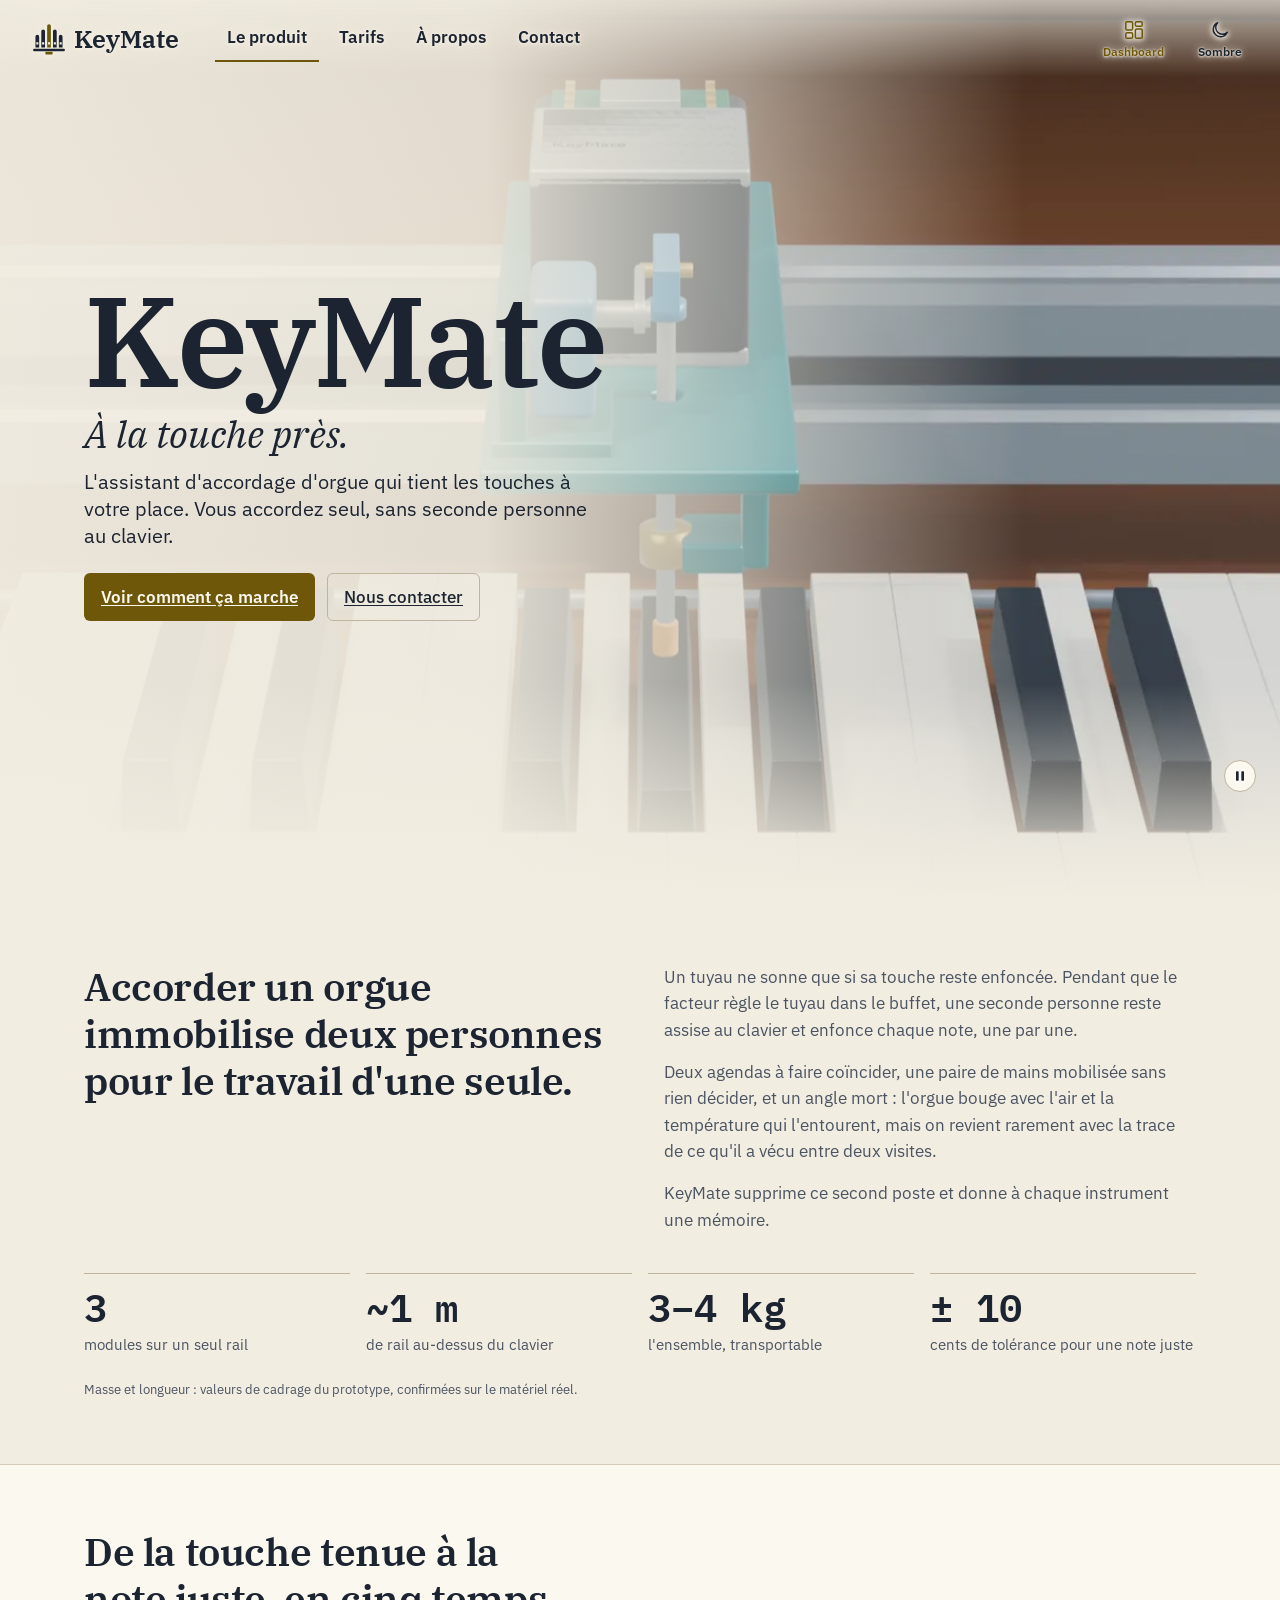
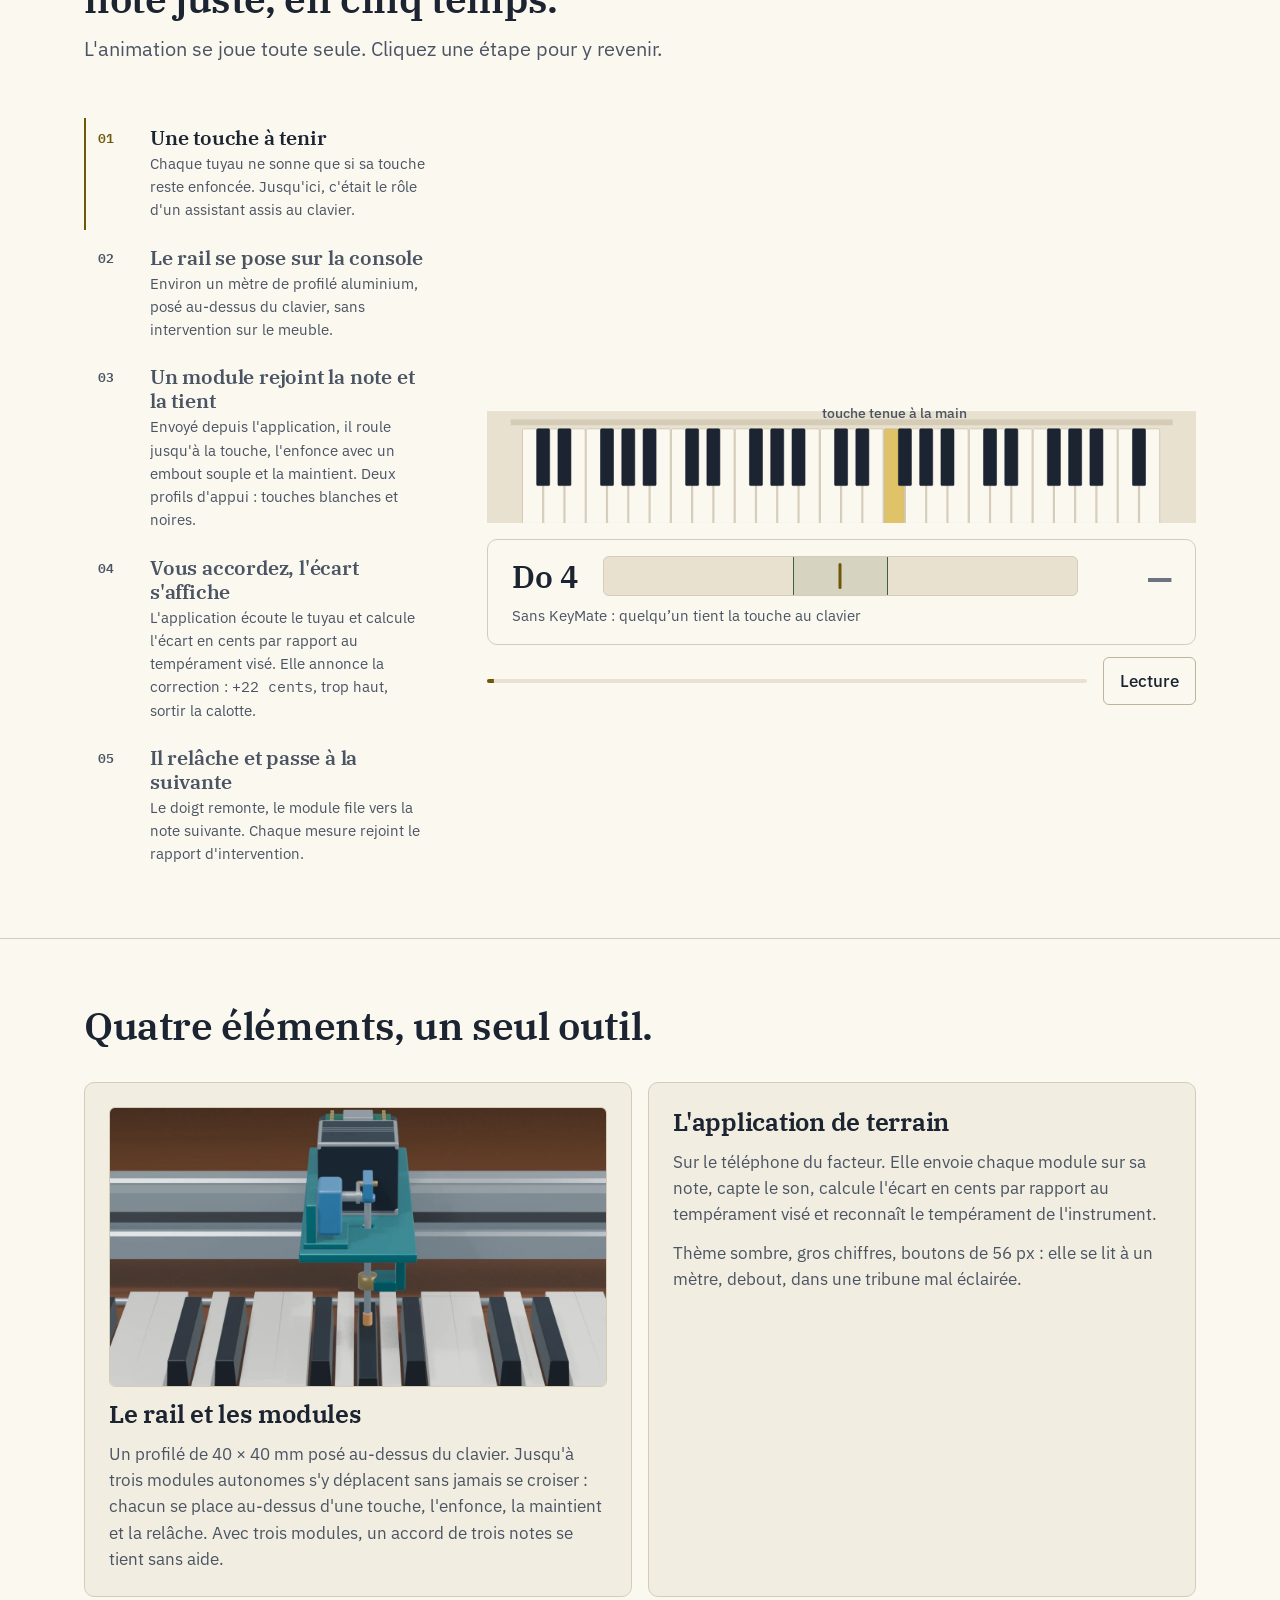
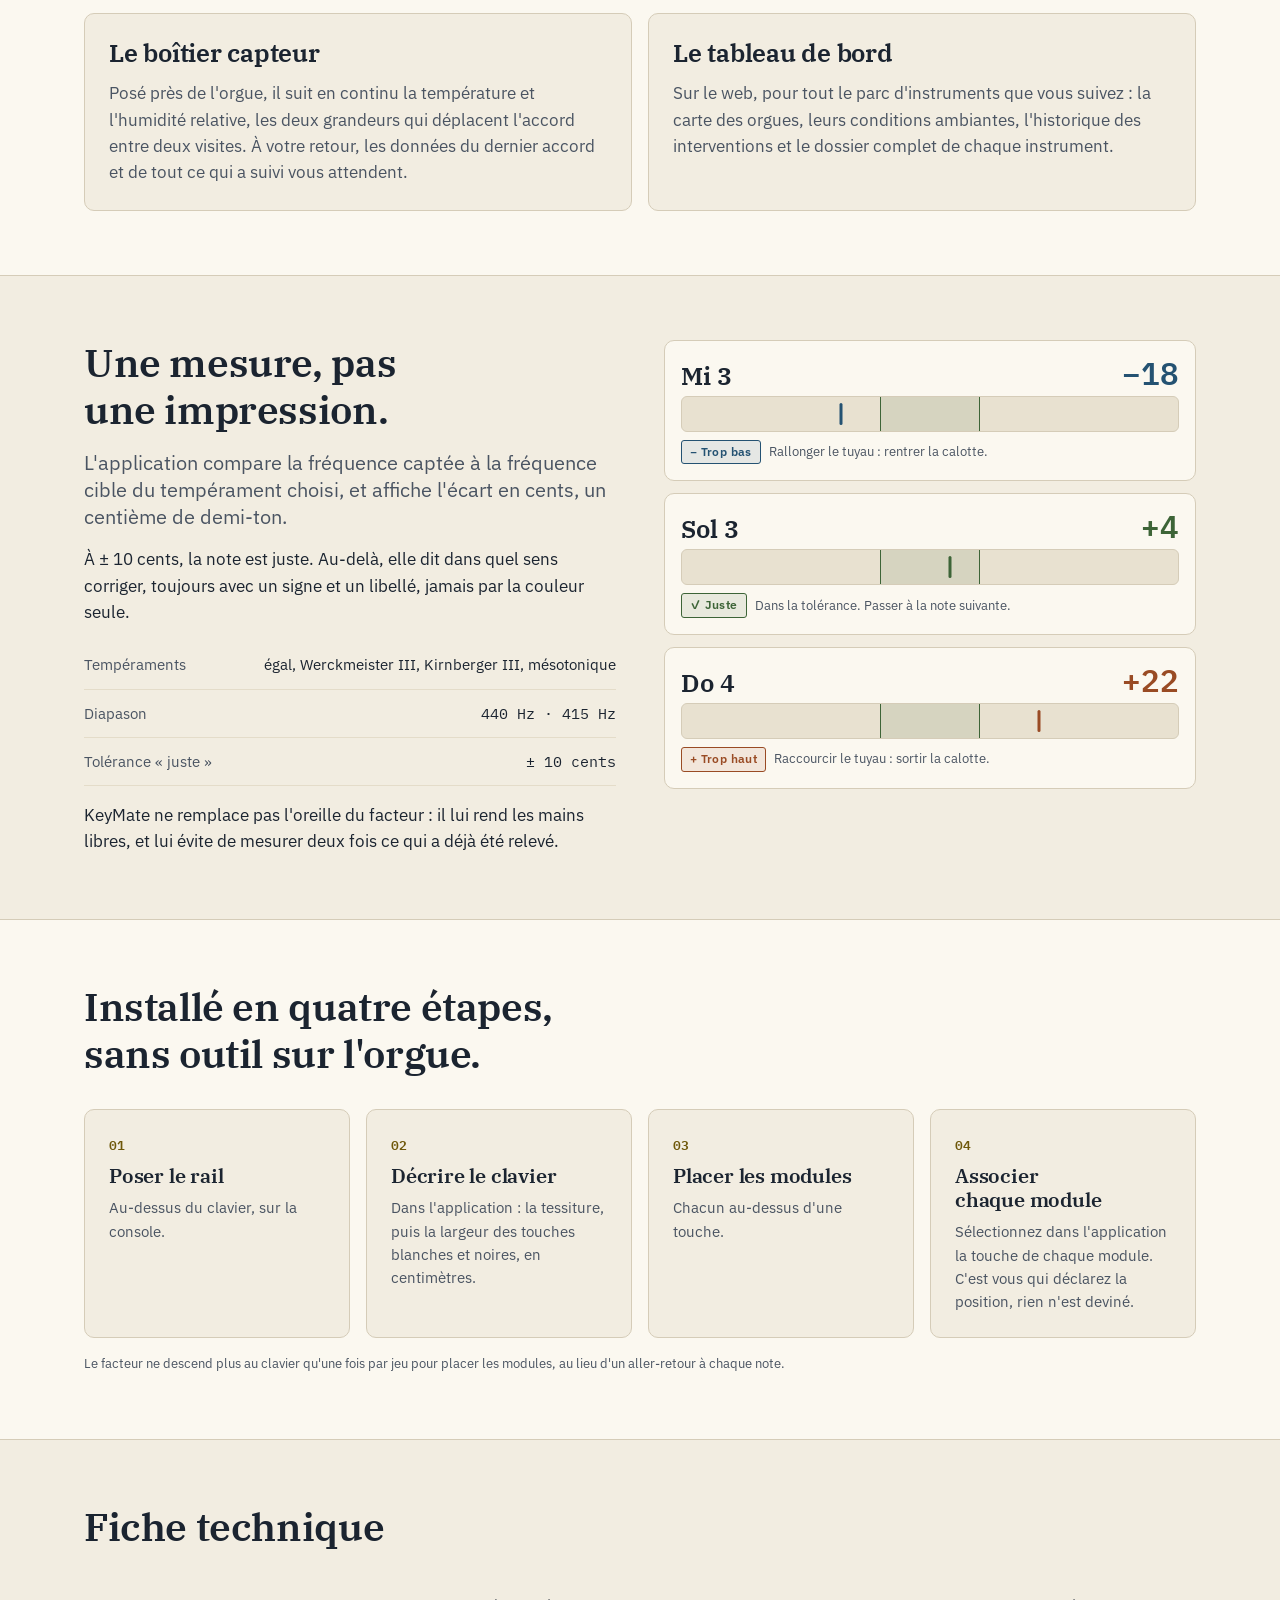
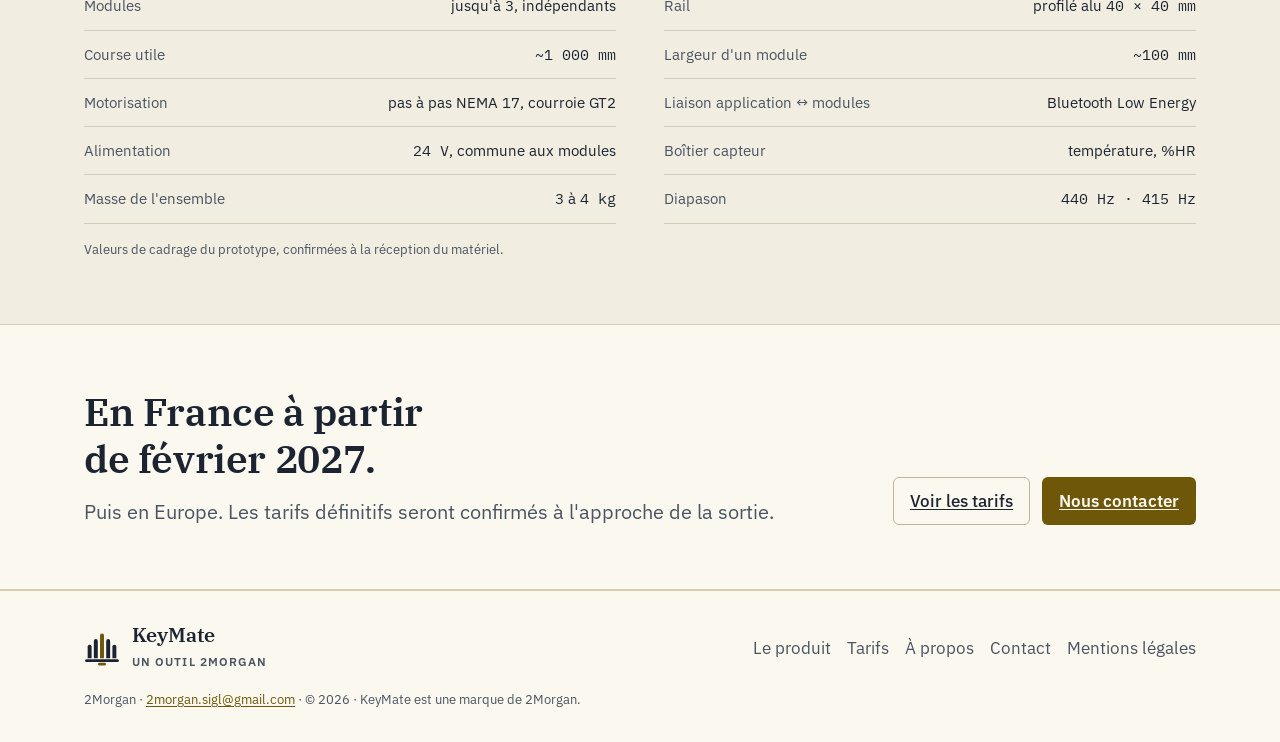
<file: index.html>
<!doctype html>
<html lang="fr">
<head>
  <meta charset="utf-8">
  <meta name="viewport" content="width=device-width, initial-scale=1">
  <title>KeyMate — l'assistant d'accordage d'orgue</title>
  <meta name="description" content="KeyMate tient les touches à la place d'une seconde personne et mesure l'écart d'accord de chaque tuyau. Un rail, trois modules, une application.">
  <link rel="icon" href="assets/logo/keymate-favicon.svg" type="image/svg+xml">
  <link rel="apple-touch-icon" href="assets/logo/keymate-icone-app-180.png">
  <script>try{document.documentElement.dataset.theme=localStorage.getItem('km-theme')||(matchMedia('(prefers-color-scheme: light)').matches?'light':'dark')}catch(e){document.documentElement.dataset.theme='dark'}</script>
  <link rel="preconnect" href="https://fonts.googleapis.com">
  <link rel="preconnect" href="https://fonts.gstatic.com" crossorigin>
  <link rel="stylesheet" href="https://fonts.googleapis.com/css2?family=IBM+Plex+Mono:wght@400;600&family=IBM+Plex+Sans:wght@400;500;600&family=IBM+Plex+Serif:ital,wght@0,400;0,600;1,400&display=swap">
  <link rel="stylesheet" href="assets/keymate-tokens.css">
  <link rel="stylesheet" href="site.css?v=12">
  <script src="site.js?v=6" defer></script>
</head>
<body>
<a class="skip-link" href="#contenu">Aller au contenu</a>
<header class="site-nav site-nav--overlay">
  <div class="wrap in">
    <a class="nav-act nav-dash" href="https://app.keymate.com"><svg viewBox="0 0 24 24" aria-hidden="true" fill="none" stroke="currentColor" stroke-width="1.6" stroke-linejoin="round"><rect x="3" y="3" width="7.5" height="9" rx="1.5"/><rect x="13.5" y="3" width="7.5" height="5" rx="1.5"/><rect x="13.5" y="11" width="7.5" height="10" rx="1.5"/><rect x="3" y="15" width="7.5" height="6" rx="1.5"/></svg><span>Dashboard</span></a>
    <a class="nav-brand" href="index.html" aria-label="KeyMate, accueil"><svg viewBox="0 0 64 64" aria-hidden="true"><g fill="currentColor" fill-rule="evenodd"><path d="M6.5 50 V29.5 A3.5 3.5 0 0 1 13.5 29.5 V50 Z M8 40 h4 v4 h-4 Z"/><path d="M17.5 50 V19.5 A3.5 3.5 0 0 1 24.5 19.5 V50 Z M19 40 h4 v4 h-4 Z"/><path d="M39.5 50 V19.5 A3.5 3.5 0 0 1 46.5 19.5 V50 Z M41 40 h4 v4 h-4 Z"/><path d="M50.5 50 V29.5 A3.5 3.5 0 0 1 57.5 29.5 V50 Z M52 40 h4 v4 h-4 Z"/><rect x="2" y="52" width="60" height="5" rx="2.5"/></g><g style="fill:var(--kn-accent)" fill-rule="evenodd"><path d="M28.5 50 V9.5 A3.5 3.5 0 0 1 35.5 9.5 V50 Z M30 40 h4 v4 h-4 Z"/><rect x="25" y="58" width="14" height="5" rx="2"/></g></svg><span>KeyMate</span></a>
    <nav class="nav-links" aria-label="Navigation principale">
      <a href="index.html" aria-current="page">Le produit</a>
      <a href="tarifs.html">Tarifs</a>
      <a href="a-propos.html">À propos</a>
      <a href="contact.html">Contact</a>
    </nav>
    <button class="nav-act nav-theme" id="theme" type="button" aria-label="Changer de thème"></button>
  </div>
</header>

<main id="contenu">
  <!-- ============ HÉROS ============ -->
  <section class="hero" id="hero" aria-labelledby="heroWord">
    <div class="hero-media">
      <video class="hero-video" id="heroVideo" muted loop playsinline preload="metadata" poster="assets/poster.webp?v=2" aria-label="Animation 3D&nbsp;: trois modules KeyMate se déplacent sur le rail au-dessus du clavier d'une console d'orgue et appuient sur les touches">
        <source src="assets/keymate-demo.mp4?v=2" type="video/mp4">
      </video>
      <div class="hero-illus" id="heroIllus"></div>
      <div class="hero-scrim"></div>
    </div>
    <div class="hero-copy wrap">
      <div class="hero-inner">
        <h1 class="hero-word" id="heroWord">KeyMate</h1>
        <p class="hero-tag" data-intro="2">À la touche près.</p>
        <p class="hero-sub" data-intro="2">L'assistant d'accordage d'orgue qui tient les touches à votre place. Vous accordez seul, sans seconde personne au clavier.</p>
        <div class="hero-cta" data-intro="2">
          <a class="kn-btn kn-btn--primary" href="#fonctionnement">Voir comment ça marche</a>
          <a class="kn-btn kn-btn--ghost" href="contact.html">Nous contacter</a>
        </div>
      </div>
    </div>
    <div class="hero-controls">
      <button class="kn-btn" id="skipIntro" type="button" hidden>Passer l'introduction</button>
      <button class="kn-btn icon-btn" id="playVideo" type="button" aria-label="Mettre en pause" hidden></button>
    </div>
  </section>

  <!-- ============ CONSTAT ============ -->
  <section class="section" id="probleme">
    <div class="wrap problem">
      <div class="section-head" style="margin:0">
        <h2>Accorder un orgue immobilise deux personnes pour le travail d'une seule.</h2>
      </div>
      <div class="prose">
        <p>Un tuyau ne sonne que si sa touche reste enfoncée. Pendant que le facteur règle le tuyau dans le buffet, une seconde personne reste assise au clavier et enfonce chaque note, une par une.</p>
        <p>Deux agendas à faire coïncider, une paire de mains mobilisée sans rien décider, et un angle mort&nbsp;: l'orgue bouge avec l'air et la température qui l'entourent, mais on revient rarement avec la trace de ce qu'il a vécu entre deux visites.</p>
        <p>KeyMate supprime ce second poste et donne à chaque instrument une mémoire.</p>
      </div>
      <div class="figures" data-cascade>
        <div class="figure drop" style="--i:0"><b>3</b><span>modules sur un seul rail</span></div>
        <div class="figure drop" style="--i:1"><b>~1&nbsp;m</b><span>de rail au-dessus du clavier</span></div>
        <div class="figure drop" style="--i:2"><b>3–4&nbsp;kg</b><span>l'ensemble, transportable</span></div>
        <div class="figure drop" style="--i:3"><b>±&nbsp;10</b><span>cents de tolérance pour une note juste</span></div>
      </div>
      <p class="fine">Masse et longueur&nbsp;: valeurs de cadrage du prototype, confirmées sur le matériel réel.</p>
    </div>
  </section>

  <!-- ============ COMMENT ÇA MARCHE ============ -->
  <section class="section section--surface" id="fonctionnement" style="padding-bottom:0">
    <div class="wrap section-head">
      <h2>De la touche tenue à la note juste, en cinq temps.</h2>
      <p class="lede">L'animation se joue toute seule. Cliquez une étape pour y revenir.</p>
    </div>
    <div class="story-track" id="storyTrack">
      <div class="story-pin wrap">
        <ol class="story-steps">
          <li><button class="story-step" type="button"><span class="num">01</span><span class="step-title">Une touche à tenir</span><span class="step-text">Chaque tuyau ne sonne que si sa touche reste enfoncée. Jusqu'ici, c'était le rôle d'un assistant assis au clavier.</span></button></li>
          <li><button class="story-step" type="button"><span class="num">02</span><span class="step-title">Le rail se pose sur la console</span><span class="step-text">Environ un mètre de profilé aluminium, posé au-dessus du clavier, sans intervention sur le meuble.</span></button></li>
          <li><button class="story-step" type="button"><span class="num">03</span><span class="step-title">Un module rejoint la note et la tient</span><span class="step-text">Envoyé depuis l'application, il roule jusqu'à la touche, l'enfonce avec un embout souple et la maintient. Deux profils d'appui&nbsp;: touches blanches et noires.</span></button></li>
          <li><button class="story-step" type="button"><span class="num">04</span><span class="step-title">Vous accordez, l'écart s'affiche</span><span class="step-text">L'application écoute le tuyau et calcule l'écart en cents par rapport au tempérament visé. Elle annonce la correction&nbsp;: <span class="kn-num">+22 cents</span>, trop haut, sortir la calotte.</span></button></li>
          <li><button class="story-step" type="button"><span class="num">05</span><span class="step-title">Il relâche et passe à la suivante</span><span class="step-text">Le doigt remonte, le module file vers la note suivante. Chaque mesure rejoint le rapport d'intervention.</span></button></li>
        </ol>
        <div class="story-side">
          <div class="story-stage" id="storyStage"></div>
          <div class="story-controls"><div class="story-progress" id="storyProgress" aria-hidden="true"><i></i></div><button class="kn-btn kn-btn--ghost" id="storyPlay" type="button">Lecture</button></div>
        </div>
      </div>
    </div>
  </section>

  <!-- ============ LE SYSTÈME ============ -->
  <section class="section section--surface" id="systeme" style="border-top:0">
    <div class="wrap">
      <div class="section-head">
        <h2>Quatre éléments, un seul outil.</h2>
      </div>
      <div class="cards" data-cascade>
        <article class="kn-card drop" style="--i:0">
          <img class="card-media" src="assets/detail.webp" alt="Vue rapprochée d'un module&nbsp;: l'embout souple appuie sur une touche noire" loading="lazy" width="1280" height="720">
          <h3>Le rail et les modules</h3>
          <p>Un profilé de 40 × 40 mm posé au-dessus du clavier. Jusqu'à trois modules autonomes s'y déplacent sans jamais se croiser&nbsp;: chacun se place au-dessus d'une touche, l'enfonce, la maintient et la relâche. Avec trois modules, un accord de trois notes se tient sans aide.</p>
        </article>
        <article class="kn-card drop" style="--i:1">
          <h3>L'application de terrain</h3>
          <p>Sur le téléphone du facteur. Elle envoie chaque module sur sa note, capte le son, calcule l'écart en cents par rapport au tempérament visé et reconnaît le tempérament de l'instrument.</p>
          <p>Thème sombre, gros chiffres, boutons de 56 px&nbsp;: elle se lit à un mètre, debout, dans une tribune mal éclairée.</p>
        </article>
        <article class="kn-card drop" style="--i:2">
          <h3>Le boîtier capteur</h3>
          <p>Posé près de l'orgue, il suit en continu la température et l'humidité relative, les deux grandeurs qui déplacent l'accord entre deux visites. À votre retour, les données du dernier accord et de tout ce qui a suivi vous attendent.</p>
        </article>
        <article class="kn-card drop" style="--i:3">
          <h3>Le tableau de bord</h3>
          <p>Sur le web, pour tout le parc d'instruments que vous suivez&nbsp;: la carte des orgues, leurs conditions ambiantes, l'historique des interventions et le dossier complet de chaque instrument.</p>
        </article>
      </div>
    </div>
  </section>

  <!-- ============ LA MESURE ============ -->
  <section class="section" id="mesure">
    <div class="wrap split">
      <div class="prose">
        <h2 style="font-size:var(--kn-fs-3xl)">Une mesure, pas une impression.</h2>
        <p class="lede">L'application compare la fréquence captée à la fréquence cible du tempérament choisi, et affiche l'écart en cents, un centième de demi-ton.</p>
        <p>À ± 10 cents, la note est juste. Au-delà, elle dit dans quel sens corriger, toujours avec un signe et un libellé, jamais par la couleur seule.</p>
        <ul class="facts">
          <li><span>Tempéraments</span><span>égal, Werckmeister III, Kirnberger III, mésotonique</span></li>
          <li><span>Diapason</span><span class="kn-num">440 Hz · 415 Hz</span></li>
          <li><span>Tolérance « juste »</span><span class="kn-num">± 10 cents</span></li>
        </ul>
        <p>KeyMate ne remplace pas l'oreille du facteur&nbsp;: il lui rend les mains libres, et lui évite de mesurer deux fois ce qui a déjà été relevé.</p>
      </div>
      <div class="gauges" data-cascade>
        <div class="kn-card gauge-card drop" style="--i:0">
          <div class="top"><b>Mi 3</b><span class="kn-num v" style="color:var(--kn-flat)">−18</span></div>
          <div class="kn-gauge" data-state="flat" style="--kn-cents:-18" aria-hidden="true"><div class="kn-gauge__zone"></div><div class="kn-gauge__needle"></div></div>
          <div class="row"><span class="kn-badge kn-badge--flat">− Trop bas</span>Rallonger le tuyau&nbsp;: rentrer la calotte.</div>
        </div>
        <div class="kn-card gauge-card drop" style="--i:1">
          <div class="top"><b>Sol 3</b><span class="kn-num v" style="color:var(--kn-tuned)">+4</span></div>
          <div class="kn-gauge" data-state="tuned" style="--kn-cents:4" aria-hidden="true"><div class="kn-gauge__zone"></div><div class="kn-gauge__needle"></div></div>
          <div class="row"><span class="kn-badge kn-badge--tuned">✓ Juste</span>Dans la tolérance. Passer à la note suivante.</div>
        </div>
        <div class="kn-card gauge-card drop" style="--i:2">
          <div class="top"><b>Do 4</b><span class="kn-num v" style="color:var(--kn-sharp)">+22</span></div>
          <div class="kn-gauge" data-state="sharp" style="--kn-cents:22" aria-hidden="true"><div class="kn-gauge__zone"></div><div class="kn-gauge__needle"></div></div>
          <div class="row"><span class="kn-badge kn-badge--sharp">+ Trop haut</span>Raccourcir le tuyau&nbsp;: sortir la calotte.</div>
        </div>
      </div>
    </div>
  </section>

  <!-- ============ MISE EN PLACE ============ -->
  <section class="section section--surface" id="installation">
    <div class="wrap">
      <div class="section-head">
        <h2>Installé en quatre étapes, sans outil sur l'orgue.</h2>
      </div>
      <ol class="steps4" data-cascade>
        <li class="drop" style="--i:0;background:var(--kn-bg)"><span class="num">01</span><h3>Poser le rail</h3><p>Au-dessus du clavier, sur la console.</p></li>
        <li class="drop" style="--i:1;background:var(--kn-bg)"><span class="num">02</span><h3>Décrire le clavier</h3><p>Dans l'application&nbsp;: la tessiture, puis la largeur des touches blanches et noires, en centimètres.</p></li>
        <li class="drop" style="--i:2;background:var(--kn-bg)"><span class="num">03</span><h3>Placer les modules</h3><p>Chacun au-dessus d'une touche.</p></li>
        <li class="drop" style="--i:3;background:var(--kn-bg)"><span class="num">04</span><h3>Associer chaque module</h3><p>Sélectionnez dans l'application la touche de chaque module. C'est vous qui déclarez la position, rien n'est deviné.</p></li>
      </ol>
      <p class="fine">Le facteur ne descend plus au clavier qu'une fois par jeu pour placer les modules, au lieu d'un aller-retour à chaque note.</p>
    </div>
  </section>

  <!-- ============ FICHE TECHNIQUE ============ -->
  <section class="section" id="fiche">
    <div class="wrap">
      <div class="section-head">
        <h2>Fiche technique</h2>
      </div>
      <dl class="specs" data-cascade>
        <div class="drop" style="--i:0"><dt>Modules</dt><dd>jusqu'à <span class="kn-num">3</span>, indépendants</dd></div>
        <div class="drop" style="--i:1"><dt>Rail</dt><dd>profilé alu <span class="kn-num">40 × 40 mm</span></dd></div>
        <div class="drop" style="--i:2"><dt>Course utile</dt><dd class="kn-num">~1 000 mm</dd></div>
        <div class="drop" style="--i:3"><dt>Largeur d'un module</dt><dd class="kn-num">~100 mm</dd></div>
        <div class="drop" style="--i:4"><dt>Motorisation</dt><dd>pas à pas NEMA 17, courroie GT2</dd></div>
        <div class="drop" style="--i:5"><dt>Liaison application ↔ modules</dt><dd>Bluetooth Low Energy</dd></div>
        <div class="drop" style="--i:6"><dt>Alimentation</dt><dd><span class="kn-num">24 V</span>, commune aux modules</dd></div>
        <div class="drop" style="--i:7"><dt>Boîtier capteur</dt><dd>température, %HR</dd></div>
        <div class="drop" style="--i:8"><dt>Masse de l'ensemble</dt><dd><span class="kn-num">3</span> à <span class="kn-num">4 kg</span></dd></div>
        <div class="drop" style="--i:9"><dt>Diapason</dt><dd class="kn-num">440 Hz · 415 Hz</dd></div>
      </dl>
      <p class="fine">Valeurs de cadrage du prototype, confirmées à la réception du matériel.</p>
    </div>
  </section>

  <!-- ============ DISPONIBILITÉ ============ -->
  <section class="section section--surface" id="disponibilite">
    <div class="wrap cta-band">
      <div class="prose">
        <h2>En France à partir de février 2027.</h2>
        <p class="lede">Puis en Europe. Les tarifs définitifs seront confirmés à l'approche de la sortie.</p>
      </div>
      <div class="actions">
        <a class="kn-btn kn-btn--ghost" href="tarifs.html">Voir les tarifs</a>
        <a class="kn-btn kn-btn--primary" href="contact.html">Nous contacter</a>
      </div>
    </div>
  </section>
</main>

<footer class="site-footer">
  <div class="wrap in">
    <div class="foot-brand"><svg viewBox="0 0 64 64" aria-hidden="true"><g fill="currentColor"><path d="M6.5 50 V29.5 A3.5 3.5 0 0 1 13.5 29.5 V50 Z"/><path d="M17.5 50 V19.5 A3.5 3.5 0 0 1 24.5 19.5 V50 Z"/><path d="M39.5 50 V19.5 A3.5 3.5 0 0 1 46.5 19.5 V50 Z"/><path d="M50.5 50 V29.5 A3.5 3.5 0 0 1 57.5 29.5 V50 Z"/><rect x="2" y="52" width="60" height="5" rx="2.5"/></g><g style="fill:var(--kn-accent)"><path d="M28.5 50 V9.5 A3.5 3.5 0 0 1 35.5 9.5 V50 Z"/><rect x="25" y="58" width="14" height="5" rx="2"/></g></svg><div><b>KeyMate</b><span class="kn-label">Un outil 2Morgan</span></div></div>
    <nav class="foot-links" aria-label="Pied de page"><a href="index.html">Le produit</a><a href="tarifs.html">Tarifs</a><a href="a-propos.html">À propos</a><a href="contact.html">Contact</a><a href="mentions-legales.html">Mentions légales</a></nav>
    <p class="foot-meta">2Morgan · <a href="mailto:2morgan.sigl@gmail.com">2morgan.sigl@gmail.com</a> · © 2026 · KeyMate est une marque de 2Morgan.</p>
  </div>
</footer>
</body>
</html>
</file>
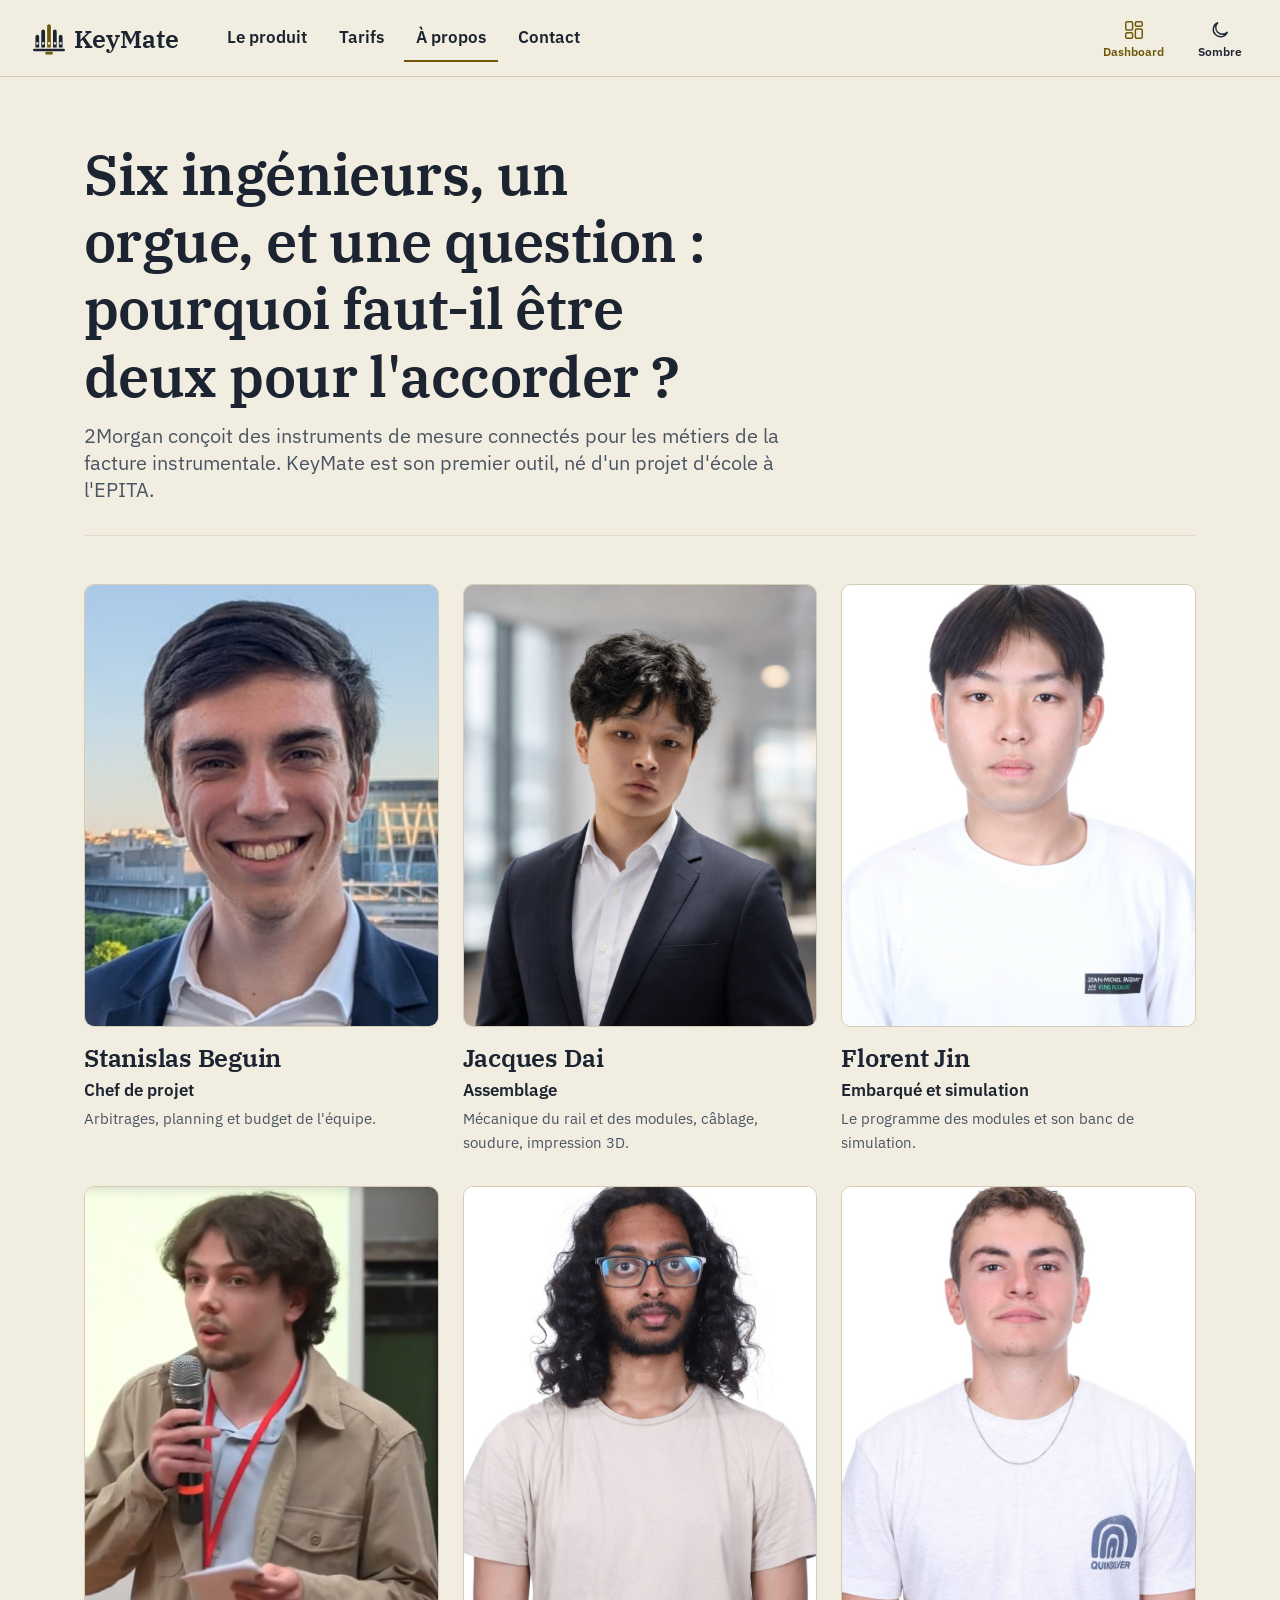
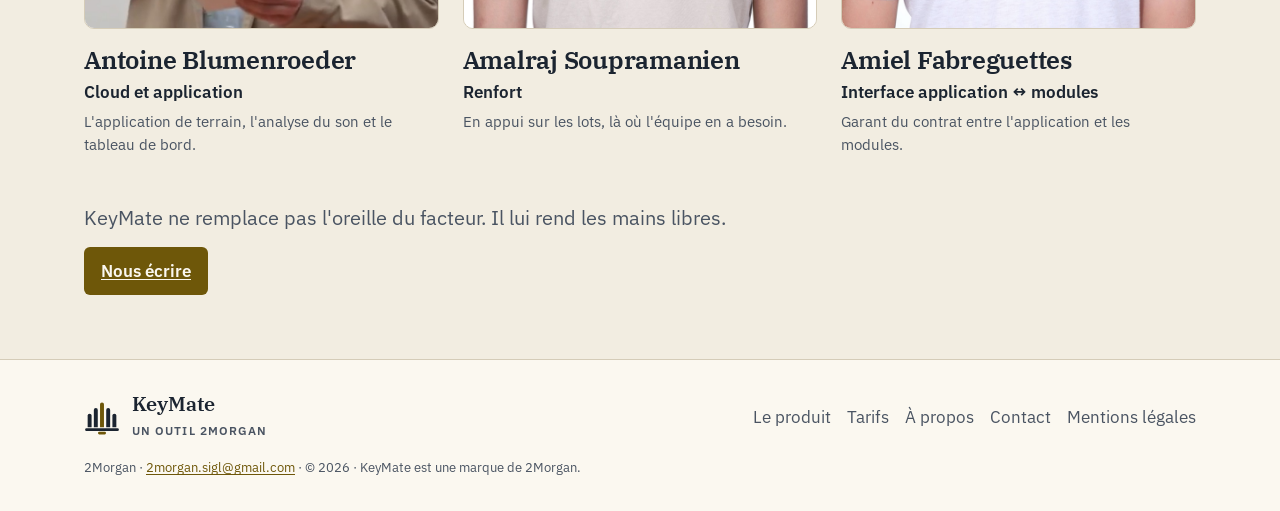
<file: a-propos.html>
<!doctype html>
<html lang="fr">
<head>
  <meta charset="utf-8">
  <meta name="viewport" content="width=device-width, initial-scale=1">
  <title>À propos — KeyMate</title>
  <meta name="description" content="L'équipe 2Morgan derrière KeyMate, l'assistant d'accordage d'orgue.">
  <link rel="icon" href="assets/logo/keymate-favicon.svg" type="image/svg+xml">
  <link rel="apple-touch-icon" href="assets/logo/keymate-icone-app-180.png">
  <script>try{document.documentElement.dataset.theme=localStorage.getItem('km-theme')||(matchMedia('(prefers-color-scheme: light)').matches?'light':'dark')}catch(e){document.documentElement.dataset.theme='dark'}</script>
  <link rel="preconnect" href="https://fonts.googleapis.com">
  <link rel="preconnect" href="https://fonts.gstatic.com" crossorigin>
  <link rel="stylesheet" href="https://fonts.googleapis.com/css2?family=IBM+Plex+Mono:wght@400;600&family=IBM+Plex+Sans:wght@400;500;600&family=IBM+Plex+Serif:ital,wght@0,400;0,600;1,400&display=swap">
  <link rel="stylesheet" href="assets/keymate-tokens.css">
  <link rel="stylesheet" href="site.css?v=12">
  <script src="site.js?v=6" defer></script>
</head>
<body>
<a class="skip-link" href="#contenu">Aller au contenu</a>
<header class="site-nav site-nav--overlay">
  <div class="wrap in">
    <a class="nav-act nav-dash" href="https://app.keymate.com"><svg viewBox="0 0 24 24" aria-hidden="true" fill="none" stroke="currentColor" stroke-width="1.6" stroke-linejoin="round"><rect x="3" y="3" width="7.5" height="9" rx="1.5"/><rect x="13.5" y="3" width="7.5" height="5" rx="1.5"/><rect x="13.5" y="11" width="7.5" height="10" rx="1.5"/><rect x="3" y="15" width="7.5" height="6" rx="1.5"/></svg><span>Dashboard</span></a>
    <a class="nav-brand" href="index.html" aria-label="KeyMate, accueil"><svg viewBox="0 0 64 64" aria-hidden="true"><g fill="currentColor" fill-rule="evenodd"><path d="M6.5 50 V29.5 A3.5 3.5 0 0 1 13.5 29.5 V50 Z M8 40 h4 v4 h-4 Z"/><path d="M17.5 50 V19.5 A3.5 3.5 0 0 1 24.5 19.5 V50 Z M19 40 h4 v4 h-4 Z"/><path d="M39.5 50 V19.5 A3.5 3.5 0 0 1 46.5 19.5 V50 Z M41 40 h4 v4 h-4 Z"/><path d="M50.5 50 V29.5 A3.5 3.5 0 0 1 57.5 29.5 V50 Z M52 40 h4 v4 h-4 Z"/><rect x="2" y="52" width="60" height="5" rx="2.5"/></g><g style="fill:var(--kn-accent)" fill-rule="evenodd"><path d="M28.5 50 V9.5 A3.5 3.5 0 0 1 35.5 9.5 V50 Z M30 40 h4 v4 h-4 Z"/><rect x="25" y="58" width="14" height="5" rx="2"/></g></svg><span>KeyMate</span></a>
    <nav class="nav-links" aria-label="Navigation principale">
      <a href="index.html">Le produit</a>
      <a href="tarifs.html">Tarifs</a>
      <a href="a-propos.html" aria-current="page">À propos</a>
      <a href="contact.html">Contact</a>
    </nav>
    <button class="nav-act nav-theme" id="theme" type="button" aria-label="Changer de thème"></button>
  </div>
</header>

<main id="contenu" class="wrap">
  <div class="page-head">
    <h1>Six ingénieurs, un orgue, et une question&nbsp;: pourquoi faut-il être deux pour l'accorder&nbsp;?</h1>
    <p class="lede">2Morgan conçoit des instruments de mesure connectés pour les métiers de la facture instrumentale. KeyMate est son premier outil, né d'un projet d'école à l'EPITA.</p>
  </div>

  <!-- Portraits&nbsp;: déposer assets/equipe/<prenom>.jpg (4:5). Tant que le fichier manque, les initiales restent affichées. -->
  <div class="team" data-cascade>
    <article class="person drop" style="--i:0;--r:-3deg">
      <div class="photo"><span class="initials" aria-hidden="true">SB</span><img src="assets/equipe/stanislas.jpg" alt="Portrait de Stanislas Beguin" loading="lazy" onerror="this.remove()"></div>
      <h2>Stanislas Beguin</h2><p class="role">Chef de projet</p><p class="scope">Arbitrages, planning et budget de l'équipe.</p>
    </article>
    <article class="person drop" style="--i:1;--r:4deg">
      <div class="photo"><span class="initials" aria-hidden="true">JD</span><img src="assets/equipe/jacques.jpg" alt="Portrait de Jacques Dai" loading="lazy" onerror="this.remove()"></div>
      <h2>Jacques Dai</h2><p class="role">Assemblage</p><p class="scope">Mécanique du rail et des modules, câblage, soudure, impression 3D.</p>
    </article>
    <article class="person drop" style="--i:2;--r:-5deg">
      <div class="photo"><span class="initials" aria-hidden="true">FJ</span><img src="assets/equipe/florent.jpg" alt="Portrait de Florent Jin" loading="lazy" onerror="this.remove()"></div>
      <h2>Florent Jin</h2><p class="role">Embarqué et simulation</p><p class="scope">Le programme des modules et son banc de simulation.</p>
    </article>
    <article class="person drop" style="--i:3;--r:3deg">
      <div class="photo"><span class="initials" aria-hidden="true">AB</span><img src="assets/equipe/antoine.jpg" alt="Portrait d'Antoine Blumenroeder" loading="lazy" onerror="this.remove()"></div>
      <h2>Antoine Blumenroeder</h2><p class="role">Cloud et application</p><p class="scope">L'application de terrain, l'analyse du son et le tableau de bord.</p>
    </article>
    <article class="person drop" style="--i:4;--r:-4deg">
      <div class="photo"><span class="initials" aria-hidden="true">AS</span><img src="assets/equipe/amalraj.jpg" alt="Portrait d'Amalraj Soupramanien" loading="lazy" onerror="this.remove()"></div>
      <h2>Amalraj Soupramanien</h2><p class="role">Renfort</p><p class="scope">En appui sur les lots, là où l'équipe en a besoin.</p>
    </article>
    <article class="person drop" style="--i:5;--r:5deg">
      <div class="photo"><span class="initials" aria-hidden="true">AF</span><img src="assets/equipe/amiel.jpg" alt="Portrait d'Amiel Fabreguettes" loading="lazy" onerror="this.remove()"></div>
      <h2>Amiel Fabreguettes</h2><p class="role">Interface application ↔ modules</p><p class="scope">Garant du contrat entre l'application et les modules.</p>
    </article>
  </div>

  <div class="about-note prose">
    <p class="lede">KeyMate ne remplace pas l'oreille du facteur. Il lui rend les mains libres.</p>
    <p><a class="kn-btn kn-btn--primary" href="contact.html">Nous écrire</a></p>
  </div>
</main>

<footer class="site-footer">
  <div class="wrap in">
    <div class="foot-brand"><svg viewBox="0 0 64 64" aria-hidden="true"><g fill="currentColor"><path d="M6.5 50 V29.5 A3.5 3.5 0 0 1 13.5 29.5 V50 Z"/><path d="M17.5 50 V19.5 A3.5 3.5 0 0 1 24.5 19.5 V50 Z"/><path d="M39.5 50 V19.5 A3.5 3.5 0 0 1 46.5 19.5 V50 Z"/><path d="M50.5 50 V29.5 A3.5 3.5 0 0 1 57.5 29.5 V50 Z"/><rect x="2" y="52" width="60" height="5" rx="2.5"/></g><g style="fill:var(--kn-accent)"><path d="M28.5 50 V9.5 A3.5 3.5 0 0 1 35.5 9.5 V50 Z"/><rect x="25" y="58" width="14" height="5" rx="2"/></g></svg><div><b>KeyMate</b><span class="kn-label">Un outil 2Morgan</span></div></div>
    <nav class="foot-links" aria-label="Pied de page"><a href="index.html">Le produit</a><a href="tarifs.html">Tarifs</a><a href="a-propos.html">À propos</a><a href="contact.html">Contact</a><a href="mentions-legales.html">Mentions légales</a></nav>
    <p class="foot-meta">2Morgan · <a href="mailto:2morgan.sigl@gmail.com">2morgan.sigl@gmail.com</a> · © 2026 · KeyMate est une marque de 2Morgan.</p>
  </div>
</footer>
</body>
</html>
</file>
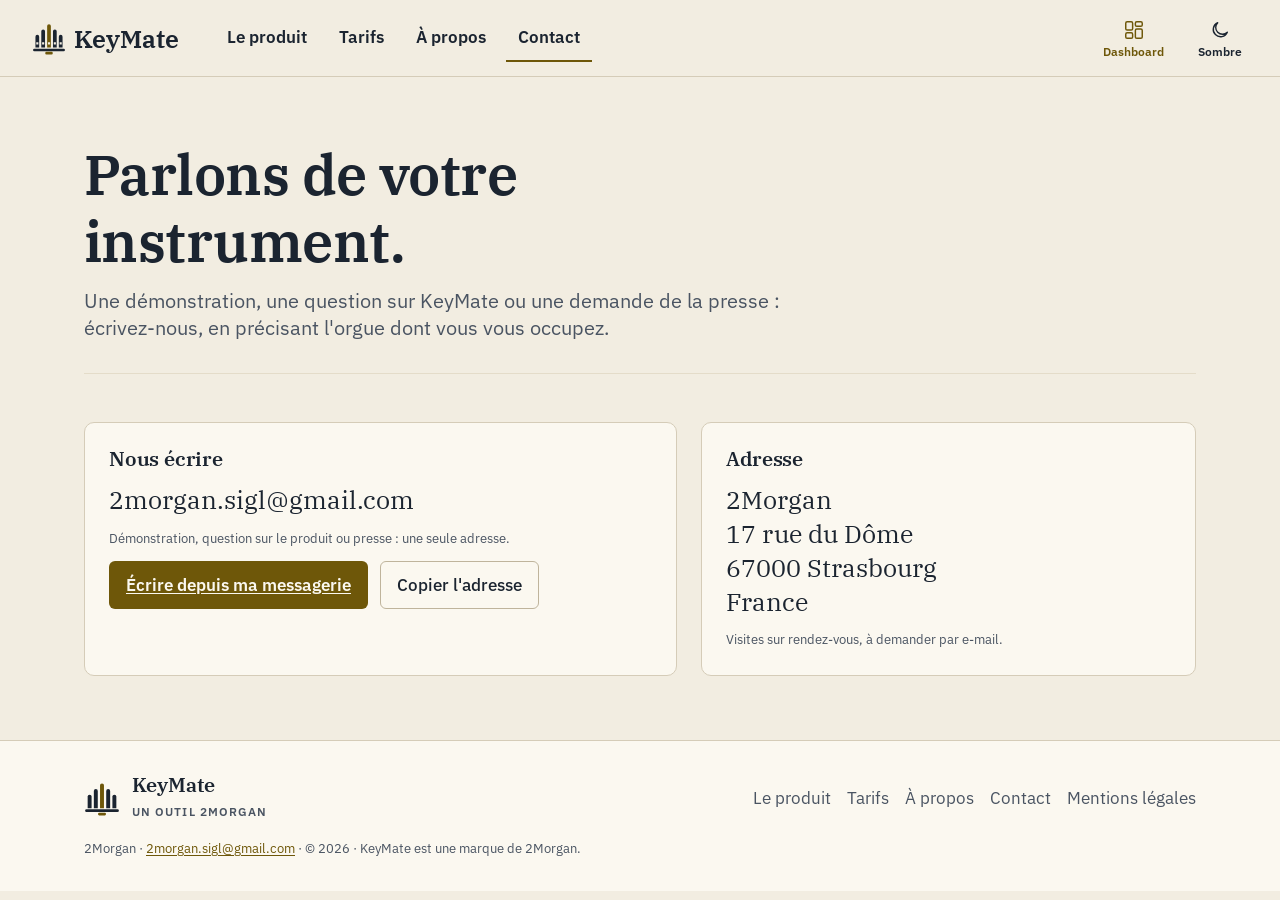
<file: contact.html>
<!doctype html>
<html lang="fr">
<head>
  <meta charset="utf-8">
  <meta name="viewport" content="width=device-width, initial-scale=1">
  <title>Contact — KeyMate</title>
  <meta name="description" content="Contacter 2Morgan pour une démonstration de KeyMate, une question sur le produit ou la presse.">
  <link rel="icon" href="assets/logo/keymate-favicon.svg" type="image/svg+xml">
  <link rel="apple-touch-icon" href="assets/logo/keymate-icone-app-180.png">
  <script>try{document.documentElement.dataset.theme=localStorage.getItem('km-theme')||(matchMedia('(prefers-color-scheme: light)').matches?'light':'dark')}catch(e){document.documentElement.dataset.theme='dark'}</script>
  <link rel="preconnect" href="https://fonts.googleapis.com">
  <link rel="preconnect" href="https://fonts.gstatic.com" crossorigin>
  <link rel="stylesheet" href="https://fonts.googleapis.com/css2?family=IBM+Plex+Mono:wght@400;600&family=IBM+Plex+Sans:wght@400;500;600&family=IBM+Plex+Serif:ital,wght@0,400;0,600;1,400&display=swap">
  <link rel="stylesheet" href="assets/keymate-tokens.css">
  <link rel="stylesheet" href="site.css?v=12">
  <script src="site.js?v=6" defer></script>
</head>
<body>
<a class="skip-link" href="#contenu">Aller au contenu</a>
<header class="site-nav site-nav--overlay">
  <div class="wrap in">
    <a class="nav-act nav-dash" href="https://app.keymate.com"><svg viewBox="0 0 24 24" aria-hidden="true" fill="none" stroke="currentColor" stroke-width="1.6" stroke-linejoin="round"><rect x="3" y="3" width="7.5" height="9" rx="1.5"/><rect x="13.5" y="3" width="7.5" height="5" rx="1.5"/><rect x="13.5" y="11" width="7.5" height="10" rx="1.5"/><rect x="3" y="15" width="7.5" height="6" rx="1.5"/></svg><span>Dashboard</span></a>
    <a class="nav-brand" href="index.html" aria-label="KeyMate, accueil"><svg viewBox="0 0 64 64" aria-hidden="true"><g fill="currentColor" fill-rule="evenodd"><path d="M6.5 50 V29.5 A3.5 3.5 0 0 1 13.5 29.5 V50 Z M8 40 h4 v4 h-4 Z"/><path d="M17.5 50 V19.5 A3.5 3.5 0 0 1 24.5 19.5 V50 Z M19 40 h4 v4 h-4 Z"/><path d="M39.5 50 V19.5 A3.5 3.5 0 0 1 46.5 19.5 V50 Z M41 40 h4 v4 h-4 Z"/><path d="M50.5 50 V29.5 A3.5 3.5 0 0 1 57.5 29.5 V50 Z M52 40 h4 v4 h-4 Z"/><rect x="2" y="52" width="60" height="5" rx="2.5"/></g><g style="fill:var(--kn-accent)" fill-rule="evenodd"><path d="M28.5 50 V9.5 A3.5 3.5 0 0 1 35.5 9.5 V50 Z M30 40 h4 v4 h-4 Z"/><rect x="25" y="58" width="14" height="5" rx="2"/></g></svg><span>KeyMate</span></a>
    <nav class="nav-links" aria-label="Navigation principale">
      <a href="index.html">Le produit</a>
      <a href="tarifs.html">Tarifs</a>
      <a href="a-propos.html">À propos</a>
      <a href="contact.html" aria-current="page">Contact</a>
    </nav>
    <button class="nav-act nav-theme" id="theme" type="button" aria-label="Changer de thème"></button>
  </div>
</header>

<main id="contenu" class="wrap">
  <div class="page-head">
    <h1>Parlons de votre instrument.</h1>
    <p class="lede">Une démonstration, une question sur KeyMate ou une demande de la presse&nbsp;: écrivez-nous, en précisant l'orgue dont vous vous occupez.</p>
  </div>

  <div class="contact-grid" data-cascade>
    <section class="kn-card drop" style="--i:0" aria-labelledby="ecrire">
      <h2 id="ecrire">Nous écrire</h2>
      <p class="contact-email">2morgan.sigl@gmail.com</p>
      <p class="fine">Démonstration, question sur le produit ou presse&nbsp;: une seule adresse.</p>
      <div class="contact-actions">
        <a class="kn-btn kn-btn--primary" href="mailto:2morgan.sigl@gmail.com?subject=KeyMate">Écrire depuis ma messagerie</a>
        <button class="kn-btn kn-btn--ghost" type="button" data-copy="2morgan.sigl@gmail.com" data-status="#copyStatus">Copier l'adresse</button>
      </div>
      <p class="fine copy-status" id="copyStatus" role="status" aria-live="polite"></p>
    </section>
    <section class="kn-card drop" style="--i:1" aria-labelledby="adresse">
      <h2 id="adresse">Adresse</h2>
      <!-- ADRESSE FICTIVE, générée pour la maquette. Remplacer par l'adresse réelle de 2Morgan (et dans mentions-legales.html). -->
      <address>2Morgan<br>17 rue du Dôme<br>67000 Strasbourg<br>France</address>
      <p class="fine">Visites sur rendez-vous, à demander par e-mail.</p>
    </section>
  </div>
</main>

<footer class="site-footer">
  <div class="wrap in">
    <div class="foot-brand"><svg viewBox="0 0 64 64" aria-hidden="true"><g fill="currentColor"><path d="M6.5 50 V29.5 A3.5 3.5 0 0 1 13.5 29.5 V50 Z"/><path d="M17.5 50 V19.5 A3.5 3.5 0 0 1 24.5 19.5 V50 Z"/><path d="M39.5 50 V19.5 A3.5 3.5 0 0 1 46.5 19.5 V50 Z"/><path d="M50.5 50 V29.5 A3.5 3.5 0 0 1 57.5 29.5 V50 Z"/><rect x="2" y="52" width="60" height="5" rx="2.5"/></g><g style="fill:var(--kn-accent)"><path d="M28.5 50 V9.5 A3.5 3.5 0 0 1 35.5 9.5 V50 Z"/><rect x="25" y="58" width="14" height="5" rx="2"/></g></svg><div><b>KeyMate</b><span class="kn-label">Un outil 2Morgan</span></div></div>
    <nav class="foot-links" aria-label="Pied de page"><a href="index.html">Le produit</a><a href="tarifs.html">Tarifs</a><a href="a-propos.html">À propos</a><a href="contact.html">Contact</a><a href="mentions-legales.html">Mentions légales</a></nav>
    <p class="foot-meta">2Morgan · <a href="mailto:2morgan.sigl@gmail.com">2morgan.sigl@gmail.com</a> · © 2026 · KeyMate est une marque de 2Morgan.</p>
  </div>
</footer>
</body>
</html>
</file>
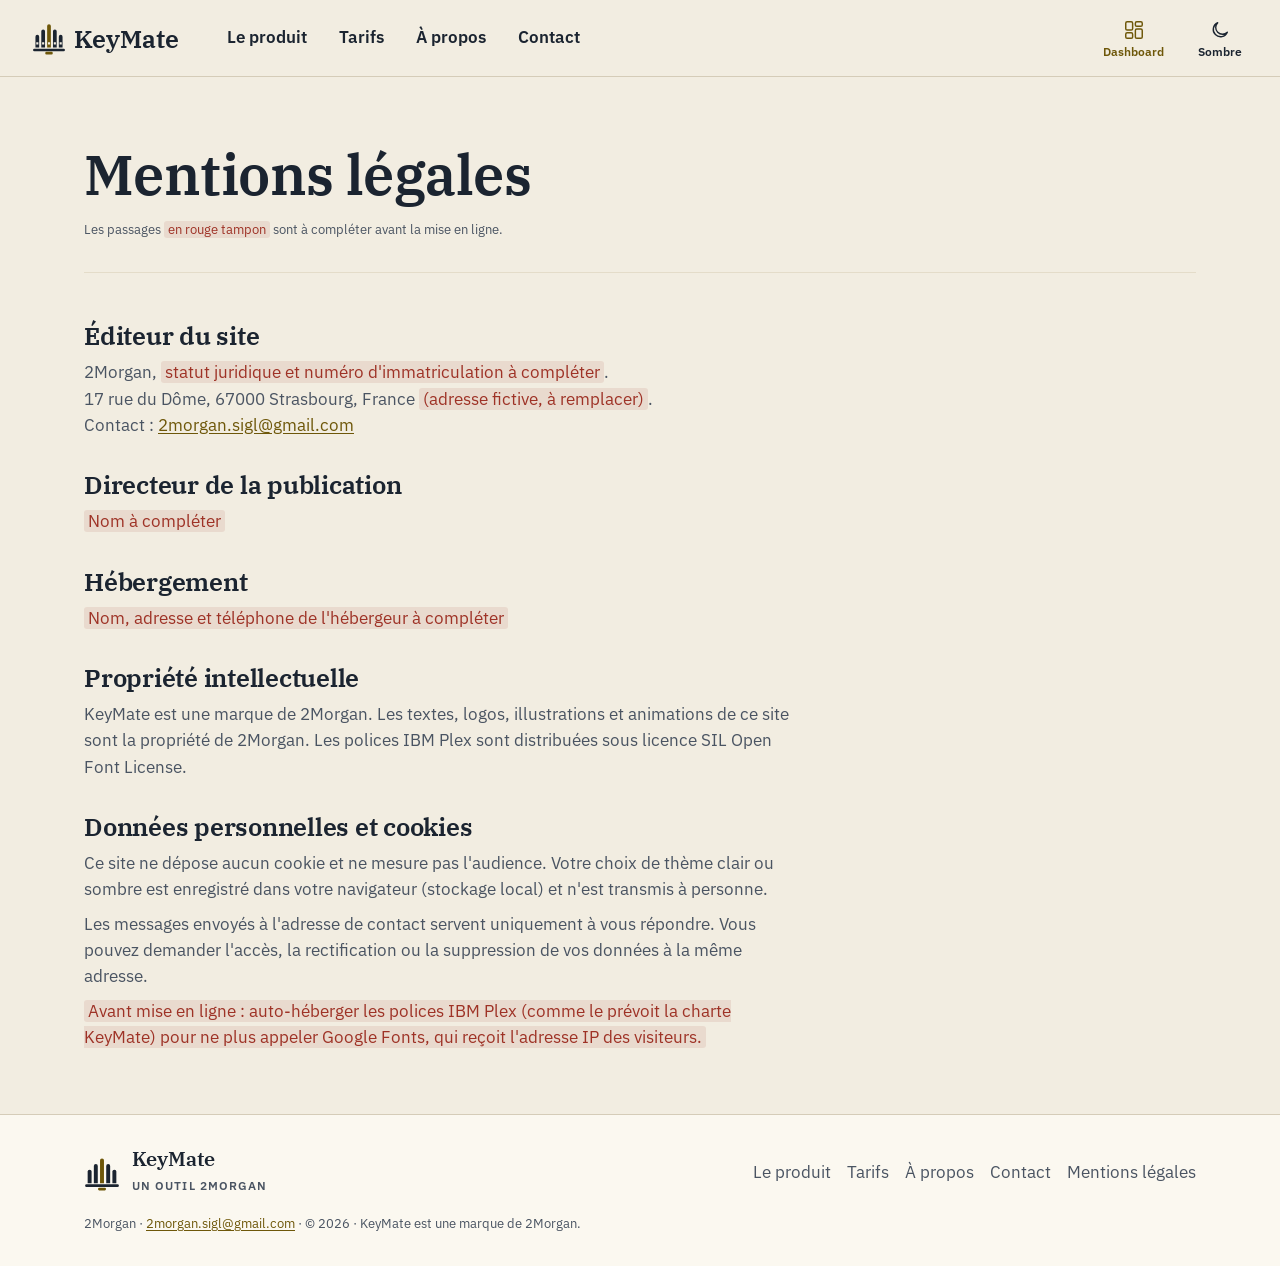
<file: mentions-legales.html>
<!doctype html>
<html lang="fr">
<head>
  <meta charset="utf-8">
  <meta name="viewport" content="width=device-width, initial-scale=1">
  <title>Mentions légales — KeyMate</title>
  <meta name="robots" content="noindex">
  <link rel="icon" href="assets/logo/keymate-favicon.svg" type="image/svg+xml">
  <script>try{document.documentElement.dataset.theme=localStorage.getItem('km-theme')||(matchMedia('(prefers-color-scheme: light)').matches?'light':'dark')}catch(e){document.documentElement.dataset.theme='dark'}</script>
  <link rel="preconnect" href="https://fonts.googleapis.com">
  <link rel="preconnect" href="https://fonts.gstatic.com" crossorigin>
  <link rel="stylesheet" href="https://fonts.googleapis.com/css2?family=IBM+Plex+Mono:wght@400;600&family=IBM+Plex+Sans:wght@400;500;600&family=IBM+Plex+Serif:ital,wght@0,400;0,600;1,400&display=swap">
  <link rel="stylesheet" href="assets/keymate-tokens.css">
  <link rel="stylesheet" href="site.css?v=12">
  <script src="site.js?v=6" defer></script>
</head>
<body>
<a class="skip-link" href="#contenu">Aller au contenu</a>
<header class="site-nav site-nav--overlay">
  <div class="wrap in">
    <a class="nav-act nav-dash" href="https://app.keymate.com"><svg viewBox="0 0 24 24" aria-hidden="true" fill="none" stroke="currentColor" stroke-width="1.6" stroke-linejoin="round"><rect x="3" y="3" width="7.5" height="9" rx="1.5"/><rect x="13.5" y="3" width="7.5" height="5" rx="1.5"/><rect x="13.5" y="11" width="7.5" height="10" rx="1.5"/><rect x="3" y="15" width="7.5" height="6" rx="1.5"/></svg><span>Dashboard</span></a>
    <a class="nav-brand" href="index.html" aria-label="KeyMate, accueil"><svg viewBox="0 0 64 64" aria-hidden="true"><g fill="currentColor" fill-rule="evenodd"><path d="M6.5 50 V29.5 A3.5 3.5 0 0 1 13.5 29.5 V50 Z M8 40 h4 v4 h-4 Z"/><path d="M17.5 50 V19.5 A3.5 3.5 0 0 1 24.5 19.5 V50 Z M19 40 h4 v4 h-4 Z"/><path d="M39.5 50 V19.5 A3.5 3.5 0 0 1 46.5 19.5 V50 Z M41 40 h4 v4 h-4 Z"/><path d="M50.5 50 V29.5 A3.5 3.5 0 0 1 57.5 29.5 V50 Z M52 40 h4 v4 h-4 Z"/><rect x="2" y="52" width="60" height="5" rx="2.5"/></g><g style="fill:var(--kn-accent)" fill-rule="evenodd"><path d="M28.5 50 V9.5 A3.5 3.5 0 0 1 35.5 9.5 V50 Z M30 40 h4 v4 h-4 Z"/><rect x="25" y="58" width="14" height="5" rx="2"/></g></svg><span>KeyMate</span></a>
    <nav class="nav-links" aria-label="Navigation principale">
      <a href="index.html">Le produit</a>
      <a href="tarifs.html">Tarifs</a>
      <a href="a-propos.html">À propos</a>
      <a href="contact.html">Contact</a>
    </nav>
    <button class="nav-act nav-theme" id="theme" type="button" aria-label="Changer de thème"></button>
  </div>
</header>

<main id="contenu" class="wrap">
  <div class="page-head">
    <h1>Mentions légales</h1>
    <p class="fine">Les passages <span class="todo">en rouge tampon</span> sont à compléter avant la mise en ligne.</p>
  </div>

  <div class="legal">
    <section>
      <h2>Éditeur du site</h2>
      <p>2Morgan, <span class="todo">statut juridique et numéro d'immatriculation à compléter</span>.<br>17 rue du Dôme, 67000 Strasbourg, France <span class="todo">(adresse fictive, à remplacer)</span>.<br>Contact&nbsp;: <a href="mailto:2morgan.sigl@gmail.com">2morgan.sigl@gmail.com</a></p>
    </section>
    <section>
      <h2>Directeur de la publication</h2>
      <p><span class="todo">Nom à compléter</span></p>
    </section>
    <section>
      <h2>Hébergement</h2>
      <p><span class="todo">Nom, adresse et téléphone de l'hébergeur à compléter</span></p>
    </section>
    <section>
      <h2>Propriété intellectuelle</h2>
      <p>KeyMate est une marque de 2Morgan. Les textes, logos, illustrations et animations de ce site sont la propriété de 2Morgan. Les polices IBM Plex sont distribuées sous licence SIL Open Font License.</p>
    </section>
    <section>
      <h2>Données personnelles et cookies</h2>
      <p>Ce site ne dépose aucun cookie et ne mesure pas l'audience. Votre choix de thème clair ou sombre est enregistré dans votre navigateur (stockage local) et n'est transmis à personne.</p>
      <p>Les messages envoyés à l'adresse de contact servent uniquement à vous répondre. Vous pouvez demander l'accès, la rectification ou la suppression de vos données à la même adresse.</p>
      <p><span class="todo">Avant mise en ligne&nbsp;: auto-héberger les polices IBM Plex (comme le prévoit la charte KeyMate) pour ne plus appeler Google Fonts, qui reçoit l'adresse IP des visiteurs.</span></p>
    </section>
  </div>
</main>

<footer class="site-footer">
  <div class="wrap in">
    <div class="foot-brand"><svg viewBox="0 0 64 64" aria-hidden="true"><g fill="currentColor"><path d="M6.5 50 V29.5 A3.5 3.5 0 0 1 13.5 29.5 V50 Z"/><path d="M17.5 50 V19.5 A3.5 3.5 0 0 1 24.5 19.5 V50 Z"/><path d="M39.5 50 V19.5 A3.5 3.5 0 0 1 46.5 19.5 V50 Z"/><path d="M50.5 50 V29.5 A3.5 3.5 0 0 1 57.5 29.5 V50 Z"/><rect x="2" y="52" width="60" height="5" rx="2.5"/></g><g style="fill:var(--kn-accent)"><path d="M28.5 50 V9.5 A3.5 3.5 0 0 1 35.5 9.5 V50 Z"/><rect x="25" y="58" width="14" height="5" rx="2"/></g></svg><div><b>KeyMate</b><span class="kn-label">Un outil 2Morgan</span></div></div>
    <nav class="foot-links" aria-label="Pied de page"><a href="index.html">Le produit</a><a href="tarifs.html">Tarifs</a><a href="a-propos.html">À propos</a><a href="contact.html">Contact</a><a href="mentions-legales.html" aria-current="page">Mentions légales</a></nav>
    <p class="foot-meta">2Morgan · <a href="mailto:2morgan.sigl@gmail.com">2morgan.sigl@gmail.com</a> · © 2026 · KeyMate est une marque de 2Morgan.</p>
  </div>
</footer>
</body>
</html>
</file>
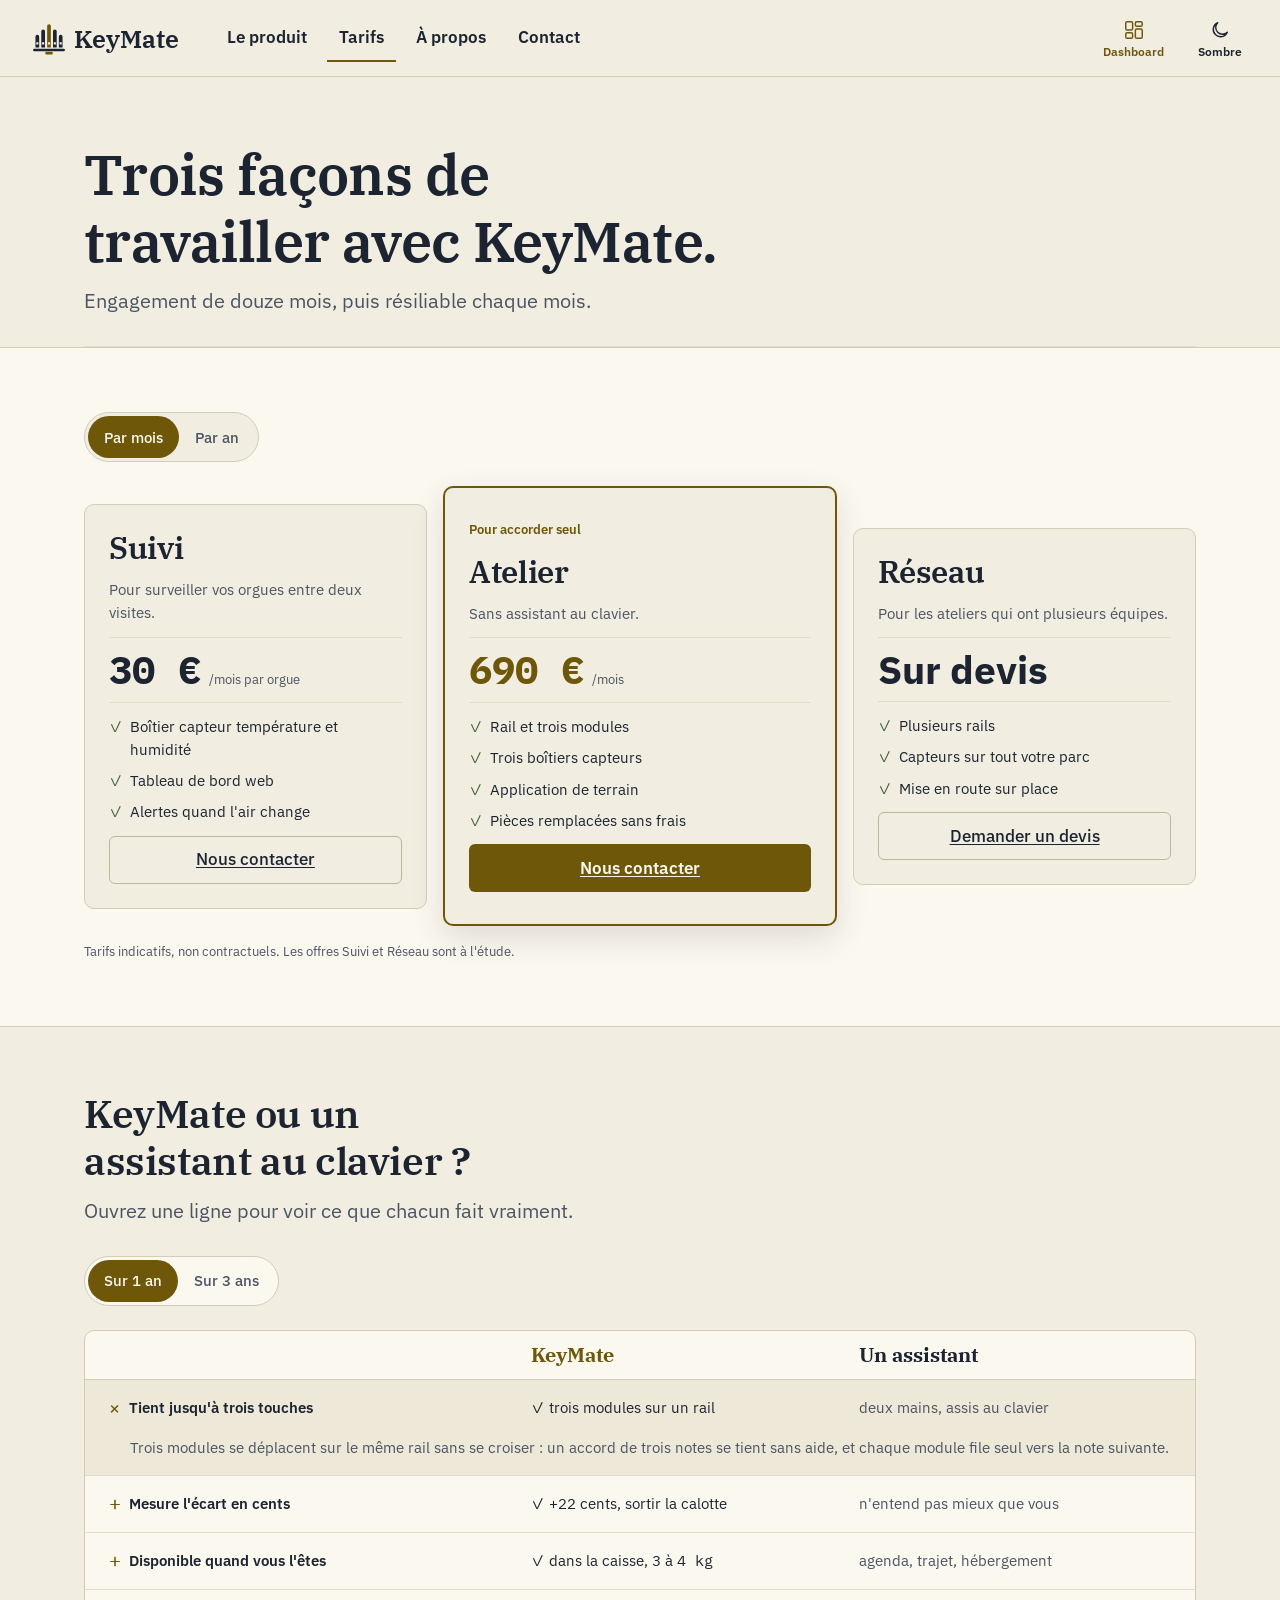
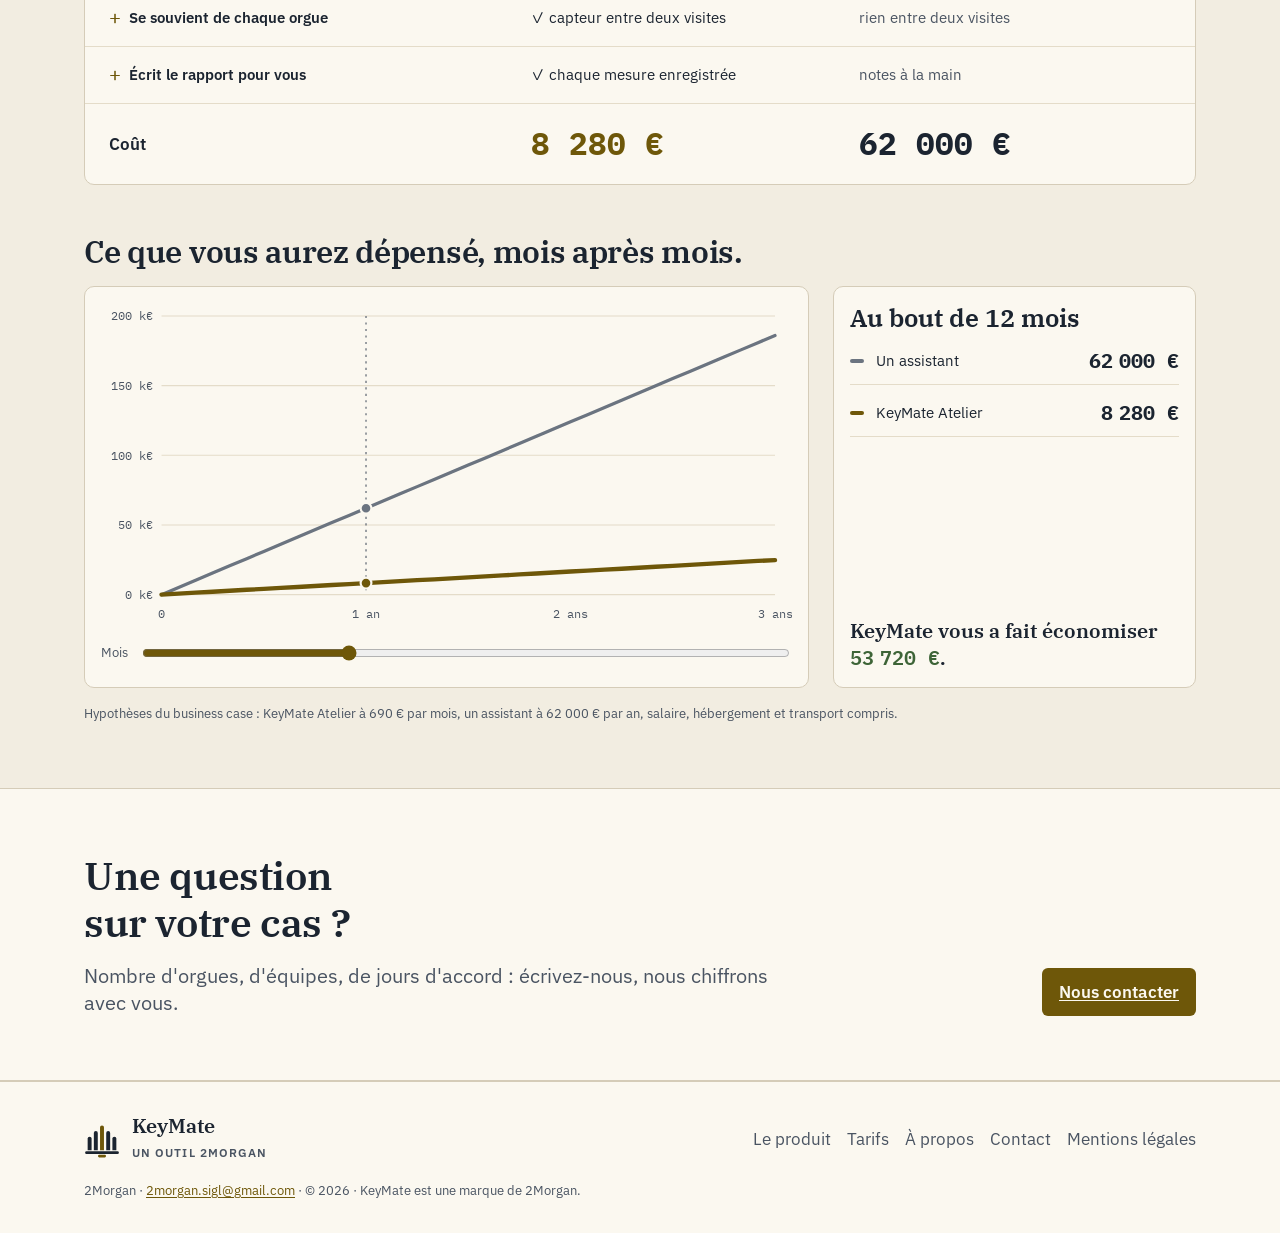
<file: tarifs.html>
<!doctype html>
<html lang="fr">
<head>
  <meta charset="utf-8">
  <meta name="viewport" content="width=device-width, initial-scale=1">
  <title>Tarifs — KeyMate</title>
  <meta name="description" content="Les offres KeyMate et ce que coûte un assistant au clavier comparé à KeyMate, sur un an ou trois ans.">
  <link rel="icon" href="assets/logo/keymate-favicon.svg" type="image/svg+xml">
  <link rel="apple-touch-icon" href="assets/logo/keymate-icone-app-180.png">
  <script>try{document.documentElement.dataset.theme=localStorage.getItem('km-theme')||(matchMedia('(prefers-color-scheme: light)').matches?'light':'dark')}catch(e){document.documentElement.dataset.theme='dark'}</script>
  <link rel="preconnect" href="https://fonts.googleapis.com">
  <link rel="preconnect" href="https://fonts.gstatic.com" crossorigin>
  <link rel="stylesheet" href="https://fonts.googleapis.com/css2?family=IBM+Plex+Mono:wght@400;600&family=IBM+Plex+Sans:wght@400;500;600&family=IBM+Plex+Serif:ital,wght@0,400;0,600;1,400&display=swap">
  <link rel="stylesheet" href="assets/keymate-tokens.css">
  <link rel="stylesheet" href="site.css?v=12">
  <script src="site.js?v=6" defer></script>
</head>
<body>
<a class="skip-link" href="#contenu">Aller au contenu</a>
<header class="site-nav site-nav--overlay">
  <div class="wrap in">
    <a class="nav-act nav-dash" href="https://app.keymate.com"><svg viewBox="0 0 24 24" aria-hidden="true" fill="none" stroke="currentColor" stroke-width="1.6" stroke-linejoin="round"><rect x="3" y="3" width="7.5" height="9" rx="1.5"/><rect x="13.5" y="3" width="7.5" height="5" rx="1.5"/><rect x="13.5" y="11" width="7.5" height="10" rx="1.5"/><rect x="3" y="15" width="7.5" height="6" rx="1.5"/></svg><span>Dashboard</span></a>
    <a class="nav-brand" href="index.html" aria-label="KeyMate, accueil"><svg viewBox="0 0 64 64" aria-hidden="true"><g fill="currentColor" fill-rule="evenodd"><path d="M6.5 50 V29.5 A3.5 3.5 0 0 1 13.5 29.5 V50 Z M8 40 h4 v4 h-4 Z"/><path d="M17.5 50 V19.5 A3.5 3.5 0 0 1 24.5 19.5 V50 Z M19 40 h4 v4 h-4 Z"/><path d="M39.5 50 V19.5 A3.5 3.5 0 0 1 46.5 19.5 V50 Z M41 40 h4 v4 h-4 Z"/><path d="M50.5 50 V29.5 A3.5 3.5 0 0 1 57.5 29.5 V50 Z M52 40 h4 v4 h-4 Z"/><rect x="2" y="52" width="60" height="5" rx="2.5"/></g><g style="fill:var(--kn-accent)" fill-rule="evenodd"><path d="M28.5 50 V9.5 A3.5 3.5 0 0 1 35.5 9.5 V50 Z M30 40 h4 v4 h-4 Z"/><rect x="25" y="58" width="14" height="5" rx="2"/></g></svg><span>KeyMate</span></a>
    <nav class="nav-links" aria-label="Navigation principale">
      <a href="index.html">Le produit</a>
      <a href="tarifs.html" aria-current="page">Tarifs</a>
      <a href="a-propos.html">À propos</a>
      <a href="contact.html">Contact</a>
    </nav>
    <button class="nav-act nav-theme" id="theme" type="button" aria-label="Changer de thème"></button>
  </div>
</header>

<main id="contenu">
  <div class="wrap">
    <div class="page-head">
      <h1>Trois façons de travailler avec KeyMate.</h1>
      <p class="lede">Engagement de douze mois, puis résiliable chaque mois.</p>
    </div>
  </div>

  <!-- ============ TARIFS ============ -->
  <section class="section section--surface" id="offres">
    <div class="wrap">
      <div class="seg" role="group" aria-label="Affichage du prix"><button type="button" data-per="mois" aria-pressed="true">Par mois</button><button type="button" data-per="an" aria-pressed="false">Par an</button></div>
      <div class="plans">
        <article class="plan">
          <h3>Suivi</h3>
          <p class="plan-who">Pour surveiller vos orgues entre deux visites.</p>
          <p class="plan-price"><b class="kn-num" data-m="30">30 €</b><span data-unit="par orgue">/mois par orgue</span></p>
          <ul><li>Boîtier capteur température et humidité</li><li>Tableau de bord web</li><li>Alertes quand l'air change</li></ul>
          <a class="kn-btn kn-btn--ghost" href="contact.html">Nous contacter</a>
        </article>
        <article class="plan is-featured">
          <p class="plan-flag">Pour accorder seul</p>
          <h3>Atelier</h3>
          <p class="plan-who">Sans assistant au clavier.</p>
          <p class="plan-price"><b class="kn-num" data-m="690">690 €</b><span data-unit="">/mois</span></p>
          <ul><li>Rail et trois modules</li><li>Trois boîtiers capteurs</li><li>Application de terrain</li><li>Pièces remplacées sans frais</li></ul>
          <a class="kn-btn kn-btn--primary" href="contact.html">Nous contacter</a>
        </article>
        <article class="plan">
          <h3>Réseau</h3>
          <p class="plan-who">Pour les ateliers qui ont plusieurs équipes.</p>
          <p class="plan-price"><b>Sur devis</b></p>
          <ul><li>Plusieurs rails</li><li>Capteurs sur tout votre parc</li><li>Mise en route sur place</li></ul>
          <a class="kn-btn kn-btn--ghost" href="contact.html">Demander un devis</a>
        </article>
      </div>
      <p class="fine">Tarifs indicatifs, non contractuels. Les offres Suivi et Réseau sont à l'étude.</p>
    </div>
  </section>

  <!-- ============ KEYMATE OU UN ASSISTANT ============ -->
  <section class="section" id="comparaison">
    <div class="wrap">
      <div class="section-head">
        <h2>KeyMate ou un assistant au clavier&nbsp;?</h2>
        <p class="lede">Ouvrez une ligne pour voir ce que chacun fait vraiment.</p>
      </div>
      <div class="seg" role="group" aria-label="Durée comparée"><button type="button" data-years="1" aria-pressed="true">Sur 1 an</button><button type="button" data-years="3" aria-pressed="false">Sur 3 ans</button></div>
      <div class="versus">
        <div class="versus-head" aria-hidden="true"><span></span><b class="is-km">KeyMate</b><b>Un assistant</b></div>
        <details class="versus-row" open>
          <summary><span class="versus-name">Tient jusqu'à trois touches</span><span class="is-km">✓ trois modules sur un rail</span><span class="versus-as">deux mains, assis au clavier</span></summary>
          <p>Trois modules se déplacent sur le même rail sans se croiser&nbsp;: un accord de trois notes se tient sans aide, et chaque module file seul vers la note suivante.</p>
        </details>
        <details class="versus-row">
          <summary><span class="versus-name">Mesure l'écart en cents</span><span class="is-km">✓ <span class="kn-num">+22</span> cents, sortir la calotte</span><span class="versus-as">n'entend pas mieux que vous</span></summary>
          <p>L'application écoute le tuyau, calcule l'écart au tempérament choisi et dit dans quel sens corriger. Juste à <span class="kn-num">± 10</span> cents.</p>
        </details>
        <details class="versus-row">
          <summary><span class="versus-name">Disponible quand vous l'êtes</span><span class="is-km">✓ dans la caisse, <span class="kn-num">3</span> à <span class="kn-num">4 kg</span></span><span class="versus-as">agenda, trajet, hébergement</span></summary>
          <p>Plus de rendez-vous à caler ni de déplacement à payer pour une seconde personne. Le rail se pose sur la console sans outil.</p>
        </details>
        <details class="versus-row">
          <summary><span class="versus-name">Se souvient de chaque orgue</span><span class="is-km">✓ capteur entre deux visites</span><span class="versus-as">rien entre deux visites</span></summary>
          <p>Le boîtier capteur suit température et humidité en continu. À votre retour, vous savez ce que l'instrument a vécu.</p>
        </details>
        <details class="versus-row">
          <summary><span class="versus-name">Écrit le rapport pour vous</span><span class="is-km">✓ chaque mesure enregistrée</span><span class="versus-as">notes à la main</span></summary>
          <p>Chaque écart mesuré rejoint le rapport d'intervention et l'historique de l'instrument, consultables sur le tableau de bord.</p>
        </details>
        <div class="versus-cost"><span>Coût</span><b class="is-km kn-num" id="costKm">8 280 €</b><b class="kn-num" id="costAs">62 000 €</b></div>
      </div>
      <h3 class="cumul-title">Ce que vous aurez dépensé, mois après mois.</h3>
      <div class="cumul">
        <div class="cumul-chart">
          <svg id="cumulSvg" viewBox="0 0 640 300" role="img" aria-label="Coût cumulé sur trois ans&nbsp;: un assistant et KeyMate"></svg>
          <label class="cumul-scrub"><span class="fine">Mois</span><input type="range" id="cumulMonth" min="1" max="36" value="12"></label>
        </div>
        <div class="cumul-read">
          <p class="cumul-month" id="cumulMonthLabel">Au bout de 12 mois</p>
          <div class="cumul-row"><i class="is-as"></i><span>Un assistant</span><b class="kn-num" id="cumulAs">62 000 €</b></div>
          <div class="cumul-row"><i class="is-km"></i><span>KeyMate Atelier</span><b class="kn-num" id="cumulKm">8 280 €</b></div>
          <p class="cumul-gap" id="cumulGap" aria-live="polite">KeyMate vous a fait économiser <span class="kn-num">53 720 €</span>.</p>
        </div>
      </div>
      <p class="fine">Hypothèses du business case&nbsp;: KeyMate Atelier à 690&nbsp;€ par mois, un assistant à 62&nbsp;000&nbsp;€ par an, salaire, hébergement et transport compris.</p>
    </div>
  </section>

  <!-- ============ CONTACT ============ -->
  <section class="section section--surface">
    <div class="wrap cta-band">
      <div class="prose">
        <h2>Une question sur votre cas&nbsp;?</h2>
        <p class="lede">Nombre d'orgues, d'équipes, de jours d'accord&nbsp;: écrivez-nous, nous chiffrons avec vous.</p>
      </div>
      <div class="actions"><a class="kn-btn kn-btn--primary" href="contact.html">Nous contacter</a></div>
    </div>
  </section>
</main>

<footer class="site-footer">
  <div class="wrap in">
    <div class="foot-brand"><svg viewBox="0 0 64 64" aria-hidden="true"><g fill="currentColor"><path d="M6.5 50 V29.5 A3.5 3.5 0 0 1 13.5 29.5 V50 Z"/><path d="M17.5 50 V19.5 A3.5 3.5 0 0 1 24.5 19.5 V50 Z"/><path d="M39.5 50 V19.5 A3.5 3.5 0 0 1 46.5 19.5 V50 Z"/><path d="M50.5 50 V29.5 A3.5 3.5 0 0 1 57.5 29.5 V50 Z"/><rect x="2" y="52" width="60" height="5" rx="2.5"/></g><g style="fill:var(--kn-accent)"><path d="M28.5 50 V9.5 A3.5 3.5 0 0 1 35.5 9.5 V50 Z"/><rect x="25" y="58" width="14" height="5" rx="2"/></g></svg><div><b>KeyMate</b><span class="kn-label">Un outil 2Morgan</span></div></div>
    <nav class="foot-links" aria-label="Pied de page"><a href="index.html">Le produit</a><a href="tarifs.html">Tarifs</a><a href="a-propos.html">À propos</a><a href="contact.html">Contact</a><a href="mentions-legales.html">Mentions légales</a></nav>
    <p class="foot-meta">2Morgan · <a href="mailto:2morgan.sigl@gmail.com">2morgan.sigl@gmail.com</a> · © 2026 · KeyMate est une marque de 2Morgan.</p>
  </div>
</footer>
</body>
</html>
</file>
<file: assets/keymate-tokens.css>
/* ============================================================
   KeyMate — Design tokens
   Produit KeyMate · Societe 2Morgan
   Version 1.0 — 2026-07-31 — direction arretee

   Deux themes, une seule identite :
     sombre « L'atelier »          -> app facteur (terrain), defaut
     clair  « Le cahier d'atelier » -> dashboard, rapports, impression

   Typographie : superfamille IBM Plex (Serif / Sans / Mono), licence OFL.
   Marque      : le laiton est present dans les DEUX themes. C'est la
                 couleur de KeyMate, elle ne change pas avec le theme.

   Usage :
     import '@fontsource/ibm-plex-serif/400.css';
     import '@fontsource/ibm-plex-serif/600.css';
     import '@fontsource/ibm-plex-sans/400.css';
     import '@fontsource/ibm-plex-sans/500.css';
     import '@fontsource/ibm-plex-sans/600.css';
     import '@fontsource/ibm-plex-mono/400.css';
     import '@fontsource/ibm-plex-mono/600.css';
     import 'keymate-tokens.css';

   Theme : <html data-theme="dark"> ou <html data-theme="light">.
   ============================================================ */

/* ------------------------------------------------------------
   1. PALETTE BRUTE
      Ne jamais utiliser ces variables dans un composant.
      Passer par les tokens semantiques de la section 2 ou 3.
   ------------------------------------------------------------ */
:root {
  /* Ebene — noirs chauds teintes brun. Jamais de gris neutre. */
  --kn-ebene-900: #12100e;
  --kn-ebene-800: #1b1815;
  --kn-ebene-700: #24201b;
  --kn-ebene-600: #2e2822;
  --kn-ebene-500: #3a322a;
  --kn-ebene-400: #4e4337;

  /* Papier — les clairs, cremes. Jamais de blanc pur en fond de page. */
  --kn-papier-100: #ffffff;
  --kn-papier-200: #fbf8f0;
  --kn-papier-300: #f2ede1;
  --kn-papier-400: #e8e1d0;
  --kn-papier-500: #d5ccb8;
  --kn-papier-600: #bfb49c;
  --kn-ivoire: #f0e9dc; /* texte sur fond sombre */

  /* Laiton — la couleur de marque, dans les deux themes */
  --kn-laiton-300: #e0c368;
  --kn-laiton-400: #c9a227;
  --kn-laiton-600: #6e5709;
  --kn-laiton-700: #574508;

  /* Encre bleu-noir — texte du theme clair */
  --kn-encre-900: #1b2430;
  --kn-encre-600: #4a5462;
  --kn-encre-400: #6b7480;

  /* Taupe — texte secondaire du theme sombre */
  --kn-taupe-300: #b3a695;
  --kn-taupe-500: #7c7161;

  /* Rouge tampon — annotation, propre au theme clair */
  --kn-tampon-500: #9e3226;
  --kn-tampon-300: #d2755f;

  /* Semantique d'accord */
  --kn-bleu-300: #7fa3c4; /* trop bas / bemol */
  --kn-bleu-600: #245272;
  --kn-vert-300: #86a96f; /* juste */
  --kn-vert-600: #3d6437;
  --kn-cuivre-300: #db8a4e; /* trop haut / diese */
  --kn-cuivre-600: #994b24;

  /* Etats systeme */
  --kn-ambre-300: #e0ae4a;
  --kn-ambre-600: #7c5810;
  --kn-rouge-300: #e06b5a;
  --kn-rouge-600: #8e2c22;
}

/* ------------------------------------------------------------
   2. THEME SOMBRE — « L'atelier »
      App facteur. Bois sombre, ivoire des touches, laiton des tuyaux.
      C'est le theme par defaut : on travaille dans une tribune.
   ------------------------------------------------------------ */
:root,
[data-theme='dark'] {
  color-scheme: dark;

  --kn-bg: var(--kn-ebene-900);
  --kn-surface: var(--kn-ebene-800);
  --kn-surface-raised: var(--kn-ebene-700);
  --kn-surface-sunken: #0d0b0a;
  --kn-overlay: rgb(9 8 7 / 0.72);

  --kn-border: var(--kn-ebene-500);
  --kn-border-strong: var(--kn-ebene-400);
  --kn-border-subtle: var(--kn-ebene-600);

  --kn-text: var(--kn-ivoire);
  --kn-text-muted: var(--kn-taupe-300);
  --kn-text-faint: var(--kn-taupe-500);
  --kn-text-inverse: var(--kn-ebene-900);

  --kn-accent: var(--kn-laiton-400);
  --kn-accent-hover: var(--kn-laiton-300);
  --kn-accent-quiet: rgb(201 162 39 / 0.14);
  --kn-on-accent: var(--kn-ebene-900);

  --kn-annotation: var(--kn-tampon-300);
  --kn-annotation-quiet: rgb(210 117 95 / 0.14);

  --kn-flat: var(--kn-bleu-300);
  --kn-flat-quiet: rgb(127 163 196 / 0.16);
  --kn-tuned: var(--kn-vert-300);
  --kn-tuned-quiet: rgb(134 169 111 / 0.16);
  --kn-sharp: var(--kn-cuivre-300);
  --kn-sharp-quiet: rgb(219 138 78 / 0.16);

  --kn-warn: var(--kn-ambre-300);
  --kn-warn-quiet: rgb(224 174 74 / 0.14);
  --kn-danger: var(--kn-rouge-300);
  --kn-danger-quiet: rgb(224 107 90 / 0.14);

  --kn-shadow-1: 0 1px 2px rgb(0 0 0 / 0.5);
  --kn-shadow-2: 0 4px 12px rgb(0 0 0 / 0.45);
  --kn-shadow-3: 0 12px 32px rgb(0 0 0 / 0.5);
  --kn-hairline: inset 0 1px 0 rgb(255 250 235 / 0.05);
}

/* ------------------------------------------------------------
   3. THEME CLAIR — « Le cahier d'atelier »
      Dashboard, rapports, impression. Papier creme, encre bleu-noir.
      Le laiton reste la couleur d'action ; le rouge tampon sert
      uniquement a l'annotation (mentions, en-tetes de rapport,
      « a corriger »). Ne jamais en faire un bouton principal.
   ------------------------------------------------------------ */
[data-theme='light'] {
  color-scheme: light;

  --kn-bg: var(--kn-papier-300);
  --kn-surface: var(--kn-papier-200);
  --kn-surface-raised: var(--kn-papier-100);
  --kn-surface-sunken: var(--kn-papier-400);
  --kn-overlay: rgb(27 36 48 / 0.42);

  --kn-border: var(--kn-papier-500);
  --kn-border-strong: var(--kn-papier-600);
  --kn-border-subtle: #e4dcc9;

  --kn-text: var(--kn-encre-900);
  --kn-text-muted: var(--kn-encre-600);
  --kn-text-faint: var(--kn-encre-400);
  --kn-text-inverse: var(--kn-papier-200);

  --kn-accent: var(--kn-laiton-600);
  --kn-accent-hover: var(--kn-laiton-700);
  --kn-accent-quiet: rgb(110 87 9 / 0.1);
  --kn-on-accent: var(--kn-papier-200);

  --kn-annotation: var(--kn-tampon-500);
  --kn-annotation-quiet: rgb(158 50 38 / 0.1);

  --kn-flat: var(--kn-bleu-600);
  --kn-flat-quiet: rgb(36 82 114 / 0.1);
  --kn-tuned: var(--kn-vert-600);
  --kn-tuned-quiet: rgb(61 100 55 / 0.1);
  --kn-sharp: var(--kn-cuivre-600);
  --kn-sharp-quiet: rgb(153 75 36 / 0.1);

  --kn-warn: var(--kn-ambre-600);
  --kn-warn-quiet: rgb(124 88 16 / 0.1);
  --kn-danger: var(--kn-rouge-600);
  --kn-danger-quiet: rgb(142 44 34 / 0.1);

  --kn-shadow-1: 0 1px 2px rgb(60 50 30 / 0.1);
  --kn-shadow-2: 0 4px 12px rgb(60 50 30 / 0.1);
  --kn-shadow-3: 0 12px 32px rgb(60 50 30 / 0.14);
  --kn-hairline: inset 0 1px 0 rgb(255 255 255 / 0.8);
}

/* ------------------------------------------------------------
   4. TYPOGRAPHIE
      Serif = titres (le cote grave des vieilles consoles)
      Sans  = interface
      Mono  = toute mesure chiffree, en chiffres tabulaires
   ------------------------------------------------------------ */
:root {
  --kn-font-title: 'IBM Plex Serif', Georgia, 'Times New Roman', serif;
  --kn-font-ui: 'IBM Plex Sans', system-ui, -apple-system, 'Segoe UI', sans-serif;
  --kn-font-mono: 'IBM Plex Mono', ui-monospace, 'SFMono-Regular', Consolas, monospace;

  /* Echelle 1.25, base 15 px */
  --kn-fs-xs: 0.75rem;
  --kn-fs-sm: 0.8125rem;
  --kn-fs-base: 0.9375rem;
  --kn-fs-md: 1.0625rem; /* corps de l'app terrain */
  --kn-fs-lg: 1.25rem;
  --kn-fs-xl: 1.5625rem;
  --kn-fs-2xl: 1.9375rem;
  --kn-fs-3xl: 2.4375rem; /* ecart d'accord plein ecran */

  --kn-lh-tight: 1.2;
  --kn-lh-snug: 1.35;
  --kn-lh-base: 1.55;

  --kn-fw-regular: 400;
  --kn-fw-medium: 500;
  --kn-fw-semibold: 600;

  --kn-ls-title: -0.01em;
  --kn-ls-caps: 0.09em;
}

/* ------------------------------------------------------------
   5. ESPACEMENT, RAYONS, CIBLES
   ------------------------------------------------------------ */
:root {
  --kn-sp-1: 0.25rem;
  --kn-sp-2: 0.5rem;
  --kn-sp-3: 0.75rem;
  --kn-sp-4: 1rem;
  --kn-sp-5: 1.5rem;
  --kn-sp-6: 2rem;
  --kn-sp-7: 3rem;
  --kn-sp-8: 4rem;

  --kn-radius-sm: 3px;
  --kn-radius-md: 6px;
  --kn-radius-lg: 10px;
  --kn-radius-pill: 999px;

  /* Cible tactile minimale. 48 px partout, 56 px dans l'app terrain :
     on vise ces boutons debout, dans le noir, parfois avec des gants. */
  --kn-touch-min: 48px;
  --kn-touch-comfort: 56px;

  --kn-focus-ring: 0 0 0 2px var(--kn-bg), 0 0 0 4px var(--kn-accent);
  --kn-transition: 120ms ease-out;
  --kn-content-max: 72ch;
}

/* ------------------------------------------------------------
   6. BASE
   ------------------------------------------------------------ */
*,
*::before,
*::after {
  box-sizing: border-box;
}

html {
  -webkit-text-size-adjust: 100%;
}

body {
  margin: 0;
  background: var(--kn-bg);
  color: var(--kn-text);
  font-family: var(--kn-font-ui);
  font-size: var(--kn-fs-base);
  line-height: var(--kn-lh-base);
  -webkit-font-smoothing: antialiased;
}

h1,
h2,
h3,
h4 {
  font-family: var(--kn-font-title);
  font-weight: var(--kn-fw-semibold);
  line-height: var(--kn-lh-tight);
  letter-spacing: var(--kn-ls-title);
  margin: 0 0 var(--kn-sp-3);
}

h1 { font-size: var(--kn-fs-2xl); }
h2 { font-size: var(--kn-fs-xl); }
h3 { font-size: var(--kn-fs-lg); }
h4 { font-size: var(--kn-fs-md); }

/* Toute donnee chiffree passe en mono tabulaire : un ecart qui passe
   de 9 a 10 cents ne doit pas faire sauter la mise en page. */
.kn-num,
[data-num] {
  font-family: var(--kn-font-mono);
  font-variant-numeric: tabular-nums;
  font-feature-settings: 'tnum' 1;
}

.kn-label {
  font-size: var(--kn-fs-xs);
  font-weight: var(--kn-fw-semibold);
  letter-spacing: var(--kn-ls-caps);
  text-transform: uppercase;
  color: var(--kn-text-muted);
}

:where(a) {
  color: var(--kn-accent);
  text-underline-offset: 2px;
}

:focus-visible {
  outline: none;
  box-shadow: var(--kn-focus-ring);
  border-radius: var(--kn-radius-sm);
}

@media (prefers-reduced-motion: reduce) {
  *,
  *::before,
  *::after {
    transition-duration: 0.01ms !important;
    animation-duration: 0.01ms !important;
  }
}

/* ------------------------------------------------------------
   7. COMPOSANTS
   ------------------------------------------------------------ */

/* --- Boutons --------------------------------------------------- */
.kn-btn {
  display: inline-flex;
  align-items: center;
  justify-content: center;
  gap: var(--kn-sp-2);
  min-height: var(--kn-touch-min);
  padding: 0 var(--kn-sp-4);
  border: var(--kn-border-width, 1px) solid transparent;
  border-radius: var(--kn-radius-md);
  background: var(--kn-surface-raised);
  color: var(--kn-text);
  font: inherit;
  font-weight: var(--kn-fw-medium);
  cursor: pointer;
  transition: background var(--kn-transition), border-color var(--kn-transition);
}
.kn-btn:hover { background: var(--kn-border-subtle); }

.kn-btn--primary {
  background: var(--kn-accent);
  color: var(--kn-on-accent);
  font-weight: var(--kn-fw-semibold);
}
.kn-btn--primary:hover { background: var(--kn-accent-hover); }

.kn-btn--ghost {
  background: transparent;
  border-color: var(--kn-border-strong);
  color: var(--kn-text);
}
.kn-btn--ghost:hover {
  background: var(--kn-accent-quiet);
  border-color: var(--kn-accent);
}

.kn-btn--danger {
  background: transparent;
  border-color: var(--kn-danger);
  color: var(--kn-danger);
}
.kn-btn--danger:hover { background: var(--kn-danger-quiet); }

.kn-btn:disabled { opacity: 0.45; cursor: not-allowed; }

.kn-btn--field {
  min-height: var(--kn-touch-comfort);
  width: 100%;
  font-size: var(--kn-fs-md);
}

/* --- Carte ----------------------------------------------------- */
.kn-card {
  background: var(--kn-surface);
  border: 1px solid var(--kn-border);
  border-radius: var(--kn-radius-lg);
  padding: var(--kn-sp-5);
  box-shadow: var(--kn-shadow-1), var(--kn-hairline);
}

/* --- Badges ---------------------------------------------------- */
.kn-badge {
  display: inline-flex;
  align-items: center;
  gap: var(--kn-sp-1);
  padding: 2px var(--kn-sp-2);
  border-radius: var(--kn-radius-sm);
  font-size: var(--kn-fs-xs);
  font-weight: var(--kn-fw-semibold);
  letter-spacing: 0.03em;
  border: 1px solid currentColor;
}
.kn-badge--tuned { color: var(--kn-tuned); background: var(--kn-tuned-quiet); }
.kn-badge--flat { color: var(--kn-flat); background: var(--kn-flat-quiet); }
.kn-badge--sharp { color: var(--kn-sharp); background: var(--kn-sharp-quiet); }
.kn-badge--warn { color: var(--kn-warn); background: var(--kn-warn-quiet); }
.kn-badge--danger { color: var(--kn-danger); background: var(--kn-danger-quiet); }
.kn-badge--annotation { color: var(--kn-annotation); background: var(--kn-annotation-quiet); }

/* --- Champs ---------------------------------------------------- */
.kn-input,
.kn-select {
  width: 100%;
  min-height: var(--kn-touch-min);
  padding: 0 var(--kn-sp-3);
  background: var(--kn-surface-sunken);
  border: 1px solid var(--kn-border-strong);
  border-radius: var(--kn-radius-md);
  color: var(--kn-text);
  font: inherit;
}
.kn-input::placeholder { color: var(--kn-text-faint); }

/* --- Tableau --------------------------------------------------- */
.kn-table {
  width: 100%;
  border-collapse: collapse;
  font-size: var(--kn-fs-sm);
}
.kn-table th {
  text-align: left;
  font-size: var(--kn-fs-xs);
  font-weight: var(--kn-fw-semibold);
  letter-spacing: var(--kn-ls-caps);
  text-transform: uppercase;
  color: var(--kn-text-muted);
  padding: var(--kn-sp-2) var(--kn-sp-3);
  border-bottom: 1px solid var(--kn-border-strong);
}
.kn-table td {
  padding: var(--kn-sp-3);
  border-bottom: 1px solid var(--kn-border-subtle);
}
.kn-table tbody tr:hover { background: var(--kn-accent-quiet); }

/* --- Jauge d'ecart d'accord ------------------------------------
   Composant signature. Piloter via --kn-cents (ecart en cents,
   borne a +/- 50) et data-state = flat | tuned | sharp.
   ---------------------------------------------------------------- */
.kn-gauge {
  --kn-cents: 0;
  --kn-gauge-range: 50;
  position: relative;
  height: 64px;
  background: var(--kn-surface-sunken);
  border: 1px solid var(--kn-border);
  border-radius: var(--kn-radius-md);
  overflow: hidden;
}
.kn-gauge__zone {
  position: absolute;
  inset: 0 40%;
  background: var(--kn-tuned-quiet);
  border-inline: 1px solid var(--kn-tuned);
}
.kn-gauge__needle {
  position: absolute;
  top: 6px;
  bottom: 6px;
  width: 3px;
  border-radius: 2px;
  background: var(--kn-accent);
  left: calc(50% + (var(--kn-cents) / var(--kn-gauge-range)) * 50%);
  transform: translateX(-50%);
  transition: left 180ms cubic-bezier(0.2, 0.8, 0.3, 1);
}
.kn-gauge[data-state='flat'] .kn-gauge__needle { background: var(--kn-flat); }
.kn-gauge[data-state='tuned'] .kn-gauge__needle { background: var(--kn-tuned); }
.kn-gauge[data-state='sharp'] .kn-gauge__needle { background: var(--kn-sharp); }

/* ------------------------------------------------------------
   8. IMPRESSION — rapports d'intervention
      Un rapport finit dans un classeur : theme clair force.
   ------------------------------------------------------------ */
@media print {
  :root {
    --kn-bg: #ffffff;
    --kn-surface: #ffffff;
    --kn-surface-raised: #ffffff;
    --kn-surface-sunken: #ffffff;
    --kn-text: #000000;
    --kn-text-muted: #3a3a3a;
    --kn-border: #999999;
    --kn-accent: #574508;
    --kn-annotation: #8e2c22;
  }
  .kn-card { box-shadow: none; break-inside: avoid; }
}
</file>
<file: site.css>
/* ============================================================
   KeyMate — site vitrine
   Tokens et composants kn- : assets/keymate-tokens.css (copie de KeyMate-DA, ne pas modifier ici).
   Ce fichier ne contient aucune couleur en dur : uniquement des var(--kn-*).
   Écarts assumés à la charte, limités au site :
     - tailles d'affichage au-delà de l'échelle (titre du héros, titres de page) ;
     - ouverture animée du héros (> 120 ms), jouée une fois, coupée si « réduire les animations ».
   ============================================================ */

/* ---------- jetons de la scène (clavier vu de face), dérivés de la palette DA ---------- */
:root,
[data-theme='dark'] {
  --bed: var(--kn-surface);
  --cheek: var(--kn-surface-raised);
  --key-white: var(--kn-ivoire);
  --key-edge: transparent;
  --key-black: var(--kn-surface-sunken);
  --key-black-edge: var(--kn-border);
  --rail: var(--kn-border);
  --rail-top: var(--kn-border-strong);
  --mod-body: var(--kn-surface-raised);
  --mod-screen: var(--kn-surface-sunken);
  --wheel: var(--kn-laiton-700);
  --led-off: var(--kn-text-faint);
  --led-on: var(--kn-laiton-300);
  --key-flash: var(--kn-laiton-300);
}
[data-theme='light'] {
  --bed: var(--kn-surface-sunken);
  --cheek: var(--kn-border);
  --key-white: var(--kn-papier-200);
  --key-edge: var(--kn-border-strong);
  --key-black: var(--kn-encre-900);
  --key-black-edge: var(--kn-encre-900);
  --rail: var(--kn-border-strong);
  --rail-top: var(--kn-border);
  --mod-body: var(--kn-papier-100);
  --mod-screen: var(--kn-encre-900);
  --wheel: var(--kn-laiton-700);
  --led-off: var(--kn-border-strong);
  --led-on: var(--kn-laiton-400);
  --key-flash: var(--kn-laiton-300);
}

/* ---------- base ---------- */
[hidden] { display: none !important; }
html { scroll-behavior: smooth; scroll-padding-top: calc(var(--nav-h, 72px) + 16px); }
body { font-size: var(--kn-fs-md); }
img, video { max-width: 100%; display: block; }
p { margin: 0; }
h1, h2, h3 { margin: 0; text-wrap: balance; }
.wrap { width: 100%; max-width: 1160px; margin: 0 auto; padding: 0 var(--kn-sp-5); }
.eyebrow { color: var(--kn-accent); }
.lede { color: var(--kn-text-muted); max-width: 62ch; font-size: var(--kn-fs-lg); line-height: var(--kn-lh-snug); }
.fine { font-size: var(--kn-fs-sm); color: var(--kn-text-muted); }
.todo { color: var(--kn-annotation); background: var(--kn-annotation-quiet); border-radius: var(--kn-radius-sm); padding: 0 4px; }
.skip-link { position: absolute; left: var(--kn-sp-4); top: -100px; z-index: 50; background: var(--kn-accent); color: var(--kn-on-accent); padding: var(--kn-sp-2) var(--kn-sp-4); border-radius: var(--kn-radius-md); text-decoration: none; font-weight: var(--kn-fw-semibold); }
.skip-link:focus { top: var(--kn-sp-3); }
@media (prefers-reduced-motion: reduce) { html { scroll-behavior: auto; } }

/* ---------- navigation ---------- */
.site-nav { position: sticky; top: 0; z-index: 30; background: var(--kn-bg); border-bottom: 1px solid var(--kn-border); }
.site-nav .in { display: flex; flex-wrap: wrap; align-items: center; gap: var(--kn-sp-4); min-height: 72px; }
.nav-brand { display: flex; align-items: center; gap: var(--kn-sp-2); min-height: 48px; color: var(--kn-text); text-decoration: none; font: var(--kn-fw-semibold) var(--kn-fs-lg)/1 var(--kn-font-title); }
.nav-brand svg { width: 28px; height: 28px; flex: none; }
.nav-links { margin-left: auto; display: flex; gap: var(--kn-sp-1); }
.nav-links a { display: inline-flex; align-items: center; min-height: 48px; padding: 0 var(--kn-sp-3); color: var(--kn-text-muted); text-decoration: none; border-bottom: 2px solid transparent; }
.nav-links a:hover { color: var(--kn-text); }
.nav-links a[aria-current='page'] { color: var(--kn-text); border-bottom-color: var(--kn-accent); }
.nav-theme { gap: var(--kn-sp-2); }
.nav-theme svg { width: 18px; height: 18px; flex: none; }
@media (max-width: 760px) {
  .wrap { padding: 0 var(--kn-sp-4); }
  .site-nav .in { gap: var(--kn-sp-2); padding-top: var(--kn-sp-2); }
  .nav-theme { margin-left: auto; }
  .site-nav { position: relative; }   /* sur téléphone la barre ne suit pas : elle mangeait 14 % de l'écran */
  html { scroll-padding-top: var(--kn-sp-4); }
  .nav-links { order: 3; width: 100%; margin: 0; justify-content: space-between; border-top: 1px solid var(--kn-border-subtle); }
  .nav-links a { padding: 0 var(--kn-sp-2); white-space: nowrap; }   /* quatre liens tiennent sur une ligne à 375 px */
}

/* ---------- barre du haut pleine largeur : transparente sur la vidéo, pleine au défilement (inspirée de renault.fr) ---------- */
.site-nav--overlay .in { max-width: none; min-height: 76px; gap: var(--kn-sp-5); padding-inline: var(--kn-sp-6); }
.site-nav--overlay .nav-brand { font-size: var(--kn-fs-xl); }
.site-nav--overlay .nav-brand svg { width: 34px; height: 34px; }
.site-nav--overlay .nav-links { margin-left: var(--kn-sp-3); gap: var(--kn-sp-2); }
.site-nav--overlay .nav-links a { color: var(--kn-text); font-weight: var(--kn-fw-semibold); }
.site-nav--overlay .nav-links a:hover { color: var(--kn-accent); }
/* action = icône + petit libellé dessous */
.nav-act { display: inline-flex; flex-direction: column; align-items: center; justify-content: center; gap: 5px; min-width: 56px; min-height: 48px; padding: 0 var(--kn-sp-1); border: 0; background: none; color: var(--kn-text); font: var(--kn-fw-semibold) var(--kn-fs-xs)/1 var(--kn-font-ui); text-decoration: none; cursor: pointer; transition: color var(--kn-transition); }
.nav-act svg { width: 22px; height: 22px; flex: none; }
.nav-act:hover { color: var(--kn-accent); }
.site-nav--overlay .nav-dash { order: 1; margin-left: auto; color: var(--kn-accent); }   /* Dashboard à droite, avant le thème */
.site-nav--overlay .nav-theme { order: 2; margin-left: 0; }
@media (min-width: 901px) {
  /* border-box + no-repeat : sinon le dégradé se répète sous la bordure transparente et dessine un filet clair */
  .site-nav--overlay:not(.is-solid) { background: linear-gradient(to bottom, color-mix(in srgb, var(--kn-bg) 72%, transparent), transparent) border-box no-repeat; border-bottom-color: transparent; }
  /* halo couleur du fond derrière textes et icônes : lisibles sur les zones claires comme sombres de la vidéo, dans les deux thèmes */
  .site-nav--overlay:not(.is-solid) :is(.nav-brand, .nav-links a, .nav-act) { text-shadow: 0 0 8px var(--kn-bg), 0 1px 3px var(--kn-bg), 0 0 2px var(--kn-bg); }
  .site-nav--overlay:not(.is-solid) :is(.nav-brand, .nav-act) svg { filter: drop-shadow(0 0 3px var(--kn-bg)) drop-shadow(0 1px 2px var(--kn-bg)); }
}
@media (max-width: 760px) {
  .site-nav--overlay .in { min-height: 0; gap: var(--kn-sp-2); padding-inline: var(--kn-sp-4); }
  .site-nav--overlay .nav-brand { font-size: var(--kn-fs-lg); }
  .site-nav--overlay .nav-brand svg { width: 28px; height: 28px; }
  .site-nav--overlay .nav-links { margin: 0; gap: 0; }
  .site-nav--overlay .nav-links { order: 3; }   /* liens sur la seconde ligne, sous logo · Dashboard · thème */
}

/* ---------- boutons icône (thème, pause vidéo) : 32 px visibles, 48 px cliquables ---------- */
.kn-btn.icon-btn { position: relative; width: 32px; height: 32px; min-height: 32px; padding: 0; border-radius: 50%; }
.kn-btn.icon-btn::before { content: ''; position: absolute; inset: -8px; }
.kn-btn.icon-btn svg { width: 16px; height: 16px; flex: none; }

/* ---------- sections ---------- */
.section { padding: var(--kn-sp-8) 0; }
.section--surface { background: var(--kn-surface); border-block: 1px solid var(--kn-border); }
.section-head { display: flex; flex-direction: column; gap: var(--kn-sp-3); margin-bottom: var(--kn-sp-6); }
.section-head h2 { font-size: clamp(var(--kn-fs-2xl), 3.6vw, var(--kn-fs-3xl)); max-width: 26ch; }

/* ---------- héros ---------- */
.hero { position: relative; display: grid; align-items: center; overflow: hidden;
  /* plein écran, glissé sous la barre du haut : la section suivante n'apparaît qu'au défilement */
  min-height: 100svh; margin-top: calc(-1 * var(--nav-h, 76px));
  background: radial-gradient(80% 60% at 65% 0%, var(--kn-accent-quiet), transparent 70%), var(--kn-bg); }
/* bas du héros fondu dans la page au lieu d'un trait */
.hero::after { content: ''; position: absolute; inset: auto 0 0; height: 24vh; z-index: 2; pointer-events: none; background: linear-gradient(to bottom, transparent, var(--kn-bg)); }
.hero-media { position: absolute; inset: 0; z-index: 0; }
.hero-video { width: 100%; height: 100%; object-fit: cover; transition: opacity 900ms ease-out; }
.hero-illus { position: absolute; left: 38%; right: 3%; bottom: 7%; opacity: 0; transition: opacity 700ms ease-out; }
.hero-illus .bodyg { transform-box: fill-box; transform-origin: 50% 100%; }
.hero-scrim { position: absolute; inset: 0; transition: opacity 900ms ease-out;
  background: linear-gradient(90deg, color-mix(in srgb, var(--kn-bg) 96%, transparent) 0%, color-mix(in srgb, var(--kn-bg) 90%, transparent) 38%, color-mix(in srgb, var(--kn-bg) 55%, transparent) 58%, transparent 80%); }
.hero.is-intro .hero-video,
.hero.is-intro .hero-scrim { opacity: 0; }
.hero.is-intro .hero-illus { opacity: 1; }
.hero-copy { position: relative; z-index: 3; padding-block: var(--kn-sp-8); }
.hero-inner { max-width: 560px; display: flex; flex-direction: column; gap: var(--kn-sp-3); }
.hero-word { font: var(--kn-fw-semibold) clamp(64px, 10vw, 132px)/.95 var(--kn-font-title); letter-spacing: -.025em; white-space: nowrap; }
.hero-word span { display: inline-block; }
.hero-tag { font: italic 400 clamp(26px, 3vw, 38px)/1.15 var(--kn-font-title); }
.hero-sub { color: var(--kn-text); font-size: var(--kn-fs-lg); line-height: var(--kn-lh-snug); max-width: 42ch; }
.hero-cta { display: flex; flex-wrap: wrap; gap: var(--kn-sp-3); margin-top: var(--kn-sp-3); }
.hero-controls { position: absolute; right: var(--kn-sp-5); bottom: 12vh; z-index: 4; display: flex; align-items: center; gap: var(--kn-sp-2); }
.hero-controls .kn-btn { background: var(--kn-surface); border-color: var(--kn-border-strong); }
@media (max-width: 900px) {
  .hero { display: flex; flex-direction: column; min-height: 0; margin-top: 0; }   /* mobile : barre sur deux lignes, pas de recouvrement */
  .hero::after { height: 12vh; }
  .hero-copy { order: 1; padding-block: var(--kn-sp-5) var(--kn-sp-4); }
  .hero-media { order: 2; position: relative; inset: auto; width: 100%; aspect-ratio: 3 / 2; }
  .hero-scrim { display: none; }
  .hero-illus { left: 4%; right: 4%; bottom: 8%; }
  .hero-controls { right: var(--kn-sp-3); bottom: 6vh; }
}

/* ---------- constat ---------- */
.problem { display: grid; grid-template-columns: 1fr 1fr; gap: var(--kn-sp-5) var(--kn-sp-7); align-items: start; }
.problem .prose { display: flex; flex-direction: column; gap: var(--kn-sp-4); color: var(--kn-text-muted); }
.figures { grid-column: 1 / -1; display: grid; grid-template-columns: repeat(4, minmax(0, 1fr)); gap: var(--kn-sp-4); margin-top: var(--kn-sp-4); }
.figure { border-top: 1px solid var(--kn-border-strong); padding-top: var(--kn-sp-3); display: flex; flex-direction: column; gap: var(--kn-sp-1); }
.figure b { font: var(--kn-fw-semibold) var(--kn-fs-3xl)/1.1 var(--kn-font-mono); font-variant-numeric: tabular-nums; }
.figure span { color: var(--kn-text-muted); font-size: var(--kn-fs-base); }
.figures + .fine { grid-column: 1 / -1; }
@media (max-width: 860px) { .problem { grid-template-columns: 1fr; } .figures { grid-template-columns: repeat(2, minmax(0, 1fr)); } }

/* ---------- scène SVG ---------- */
svg.console { width: 100%; height: auto; display: block; overflow: visible; }
.bed { fill: var(--bed); } .cheek { fill: var(--cheek); }
.k-w { fill: var(--key-white); stroke: var(--key-edge); }
.k-w.on { fill: var(--key-flash); }
.k-b { fill: var(--key-black); stroke: var(--key-black-edge); }
.rail { fill: var(--rail); } .rail-top { fill: var(--rail-top); }
.m-chariot { fill: var(--kn-accent); } .m-wheel { fill: var(--wheel); }
.m-body { fill: var(--mod-body); stroke: var(--kn-text); stroke-width: 2; }
.m-screen { fill: var(--mod-screen); }
.m-rod { fill: var(--kn-text-muted); } .m-tip { fill: var(--kn-text-faint); }
.m-led { fill: var(--led-off); } .m-led.on { fill: var(--led-on); }
.svg-note { fill: var(--kn-text-muted); font: 500 24px var(--kn-font-ui); transition: opacity var(--kn-transition); }

/* ---------- comment ça marche (animation en lecture automatique) ---------- */
.story-pin { display: grid; grid-template-columns: 4fr 8fr; gap: var(--kn-sp-7); align-items: center; padding-block: var(--kn-sp-5) var(--kn-sp-8); }
.story-steps { list-style: none; margin: 0; padding: 0; display: flex; flex-direction: column; gap: var(--kn-sp-2); }
.story-steps li { border-left: 2px solid transparent; transition: border-color var(--kn-transition); }
.story-steps li.is-on { border-left-color: var(--kn-accent); }
/* étapes inactives : titre et numéro atténués, mais le texte garde le contraste AA (plus d'opacité) */
.story-steps li:not(.is-on) .step-title,
.story-steps li:not(.is-on) .num { color: var(--kn-text-muted); }
.story-step:hover .step-title { color: var(--kn-text); }
.story-step { display: grid; grid-template-columns: 40px 1fr; gap: 2px var(--kn-sp-3); width: 100%; padding: var(--kn-sp-2) var(--kn-sp-3); background: none; border: 0; color: inherit; font: inherit; text-align: left; cursor: pointer; border-radius: var(--kn-radius-md); }
.story-step:disabled { cursor: default; }
.story-steps .num { grid-row: span 2; font: var(--kn-fw-semibold) var(--kn-fs-sm)/1.9 var(--kn-font-mono); color: var(--kn-accent); }
.step-title { font: var(--kn-fw-semibold) var(--kn-fs-lg)/var(--kn-lh-tight) var(--kn-font-title); letter-spacing: var(--kn-ls-title); }
.step-text { color: var(--kn-text-muted); font-size: var(--kn-fs-base); }
.story-side { display: flex; flex-direction: column; gap: var(--kn-sp-3); }
.story-stage { display: flex; flex-direction: column; gap: var(--kn-sp-4); }
.story-stage svg.console, .story-shot svg.console { overflow: hidden; }   /* le rail et le module entrent depuis les bords du cadre, jamais par-dessus le texte */
.story-controls { display: flex; align-items: center; gap: var(--kn-sp-4); }
.story-progress { flex: 1; height: 4px; border-radius: var(--kn-radius-pill); background: var(--kn-surface-sunken); overflow: hidden; }
.story-progress i { display: block; height: 100%; background: var(--kn-accent); transform-origin: 0 50%; transform: scaleX(0); }
.reading { display: grid; grid-template-columns: auto 1fr auto; align-items: center; gap: var(--kn-sp-2) var(--kn-sp-5); background: var(--kn-surface); border: 1px solid var(--kn-border); border-radius: var(--kn-radius-lg); padding: var(--kn-sp-4) var(--kn-sp-5); }
.reading .note { font: var(--kn-fw-semibold) var(--kn-fs-2xl)/1 var(--kn-font-title); min-width: 3.4ch; }
.reading .kn-gauge { height: 40px; }
.reading .value { font-size: var(--kn-fs-3xl); font-weight: var(--kn-fw-semibold); line-height: 1; text-align: right; min-width: 3ch; }
.reading .state { grid-column: 1 / -1; color: var(--kn-text-muted); font-size: var(--kn-fs-base); min-height: 1.55em; }
.story-track.is-static { height: auto; }
.is-static .story-pin { position: static; height: auto; display: block; }
.is-static .story-side { display: none; }
.is-static .story-steps { gap: var(--kn-sp-7); }
.is-static .story-steps li { opacity: 1; }
.story-shot { margin: var(--kn-sp-3) 0 0 52px; display: flex; flex-direction: column; gap: var(--kn-sp-3); max-width: 640px; }
@media (max-width: 860px) {
  .story-pin { grid-template-columns: 1fr; gap: var(--kn-sp-4); align-content: center; }
  .story-steps { order: 2; }
  .story-track:not(.is-static) .story-steps li:not(.is-on) .step-text { display: none; }   /* toutes les étapes restent cliquables */
  .reading { padding: var(--kn-sp-3) var(--kn-sp-4); gap: var(--kn-sp-2) var(--kn-sp-3); }
  .reading .note { font-size: var(--kn-fs-xl); } .reading .value { font-size: var(--kn-fs-2xl); }
  .story-shot { margin-left: 0; }
}

/* ---------- système ---------- */
.cards { display: grid; grid-template-columns: repeat(2, minmax(0, 1fr)); gap: var(--kn-sp-4); }
.cards .kn-card { display: flex; flex-direction: column; gap: var(--kn-sp-3); box-shadow: none; background: var(--kn-bg); }
.cards h3 { font-size: var(--kn-fs-xl); }
.cards p { color: var(--kn-text-muted); }
.card-media { aspect-ratio: 16 / 9; width: 100%; height: auto; object-fit: cover; border-radius: var(--kn-radius-md); border: 1px solid var(--kn-border); }
.card-link { margin-top: auto; align-self: flex-start; }
@media (max-width: 760px) { .cards { grid-template-columns: 1fr; } }

/* ---------- mesure ---------- */
.split { display: grid; grid-template-columns: 1fr 1fr; gap: var(--kn-sp-7); align-items: start; }
.prose { display: flex; flex-direction: column; gap: var(--kn-sp-4); }
.prose p { max-width: 60ch; }
.facts { list-style: none; margin: 0; padding: 0; }
.facts li { display: flex; flex-wrap: wrap; justify-content: space-between; gap: var(--kn-sp-4); padding: var(--kn-sp-3) 0; border-bottom: 1px solid var(--kn-border-subtle); font-size: var(--kn-fs-base); }
.facts li span:first-child { color: var(--kn-text-muted); }
.facts li span:last-child { text-align: right; }
.gauges { display: flex; flex-direction: column; gap: var(--kn-sp-3); }
.gauge-card { box-shadow: none; padding: var(--kn-sp-4); }
.gauge-card .top { display: flex; justify-content: space-between; align-items: baseline; margin-bottom: var(--kn-sp-2); }
.gauge-card .top b { font: var(--kn-fw-semibold) var(--kn-fs-xl)/1 var(--kn-font-title); }
.gauge-card .v { font-size: var(--kn-fs-2xl); font-weight: var(--kn-fw-semibold); line-height: 1; }
.gauge-card .kn-gauge { height: 36px; }
.gauge-card .row { display: flex; flex-wrap: wrap; align-items: center; gap: var(--kn-sp-2); margin-top: var(--kn-sp-2); font-size: var(--kn-fs-sm); color: var(--kn-text-muted); }
@media (max-width: 860px) { .split { grid-template-columns: 1fr; } }

/* ---------- mise en place ---------- */
.steps4 { list-style: none; margin: 0; padding: 0; display: grid; grid-template-columns: repeat(4, minmax(0, 1fr)); gap: var(--kn-sp-4); }
.steps4 li { background: var(--kn-surface); border: 1px solid var(--kn-border); border-radius: var(--kn-radius-lg); padding: var(--kn-sp-5); display: flex; flex-direction: column; gap: var(--kn-sp-2); }
.steps4 .num { font: var(--kn-fw-semibold) var(--kn-fs-sm) var(--kn-font-mono); color: var(--kn-accent); }
.steps4 h3 { font-size: var(--kn-fs-lg); }
.steps4 p { color: var(--kn-text-muted); font-size: var(--kn-fs-base); }
.steps4 + .fine { margin-top: var(--kn-sp-4); }
@media (max-width: 960px) { .steps4 { grid-template-columns: repeat(2, minmax(0, 1fr)); } }
@media (max-width: 560px) { .steps4 { grid-template-columns: 1fr; } }

/* ---------- fiche technique ---------- */
.specs { display: grid; grid-template-columns: repeat(2, minmax(0, 1fr)); gap: 0 var(--kn-sp-7); margin: 0; }
.specs div { display: flex; justify-content: space-between; gap: var(--kn-sp-4); padding: var(--kn-sp-3) 0; border-bottom: 1px solid var(--kn-border); font-size: var(--kn-fs-base); }
.specs dt { color: var(--kn-text-muted); }
.specs dd { margin: 0; text-align: right; }   /* mono réservé aux chiffres : .kn-num dans le HTML */
.specs + .fine { margin-top: var(--kn-sp-4); }
@media (max-width: 760px) { .specs { grid-template-columns: 1fr; } }

/* ---------- bascule à deux positions (tarifs, comparaison) ---------- */
.seg { display: inline-flex; padding: 3px; margin-bottom: var(--kn-sp-5); border: 1px solid var(--kn-border); border-radius: var(--kn-radius-pill); background: var(--kn-bg); }
.seg button { min-height: 42px; padding: 0 var(--kn-sp-4); border: 0; border-radius: var(--kn-radius-pill); background: transparent; color: var(--kn-text-muted); font: var(--kn-fw-medium) var(--kn-fs-base) var(--kn-font-ui); cursor: pointer; transition: background var(--kn-transition), color var(--kn-transition); }
.seg button[aria-pressed='true'] { background: var(--kn-accent); color: var(--kn-on-accent); }
.section--surface .seg { background: var(--kn-bg); }
.section:not(.section--surface) .seg { background: var(--kn-surface); }

/* ---------- tarifs : trois offres ---------- */
.plans { display: grid; grid-template-columns: 1fr 1.15fr 1fr; gap: var(--kn-sp-4); align-items: center; margin-bottom: var(--kn-sp-4); }
.plan { display: flex; flex-direction: column; gap: var(--kn-sp-3); padding: var(--kn-sp-5); background: var(--kn-bg); border: 1px solid var(--kn-border); border-radius: var(--kn-radius-lg); }
.plan.is-featured { padding-block: var(--kn-sp-6); border: 2px solid var(--kn-accent); box-shadow: var(--kn-shadow-3); }
.plan-flag { color: var(--kn-accent); font-size: var(--kn-fs-sm); font-weight: var(--kn-fw-semibold); }
.plan h3 { font-size: var(--kn-fs-2xl); }
.plan-who { color: var(--kn-text-muted); font-size: var(--kn-fs-base); }
.plan-price { display: flex; align-items: baseline; flex-wrap: wrap; gap: var(--kn-sp-2); padding-block: var(--kn-sp-3); border-block: 1px solid var(--kn-border-subtle); }
.plan-price b { font-size: var(--kn-fs-3xl); line-height: 1; }
.is-featured .plan-price b { color: var(--kn-accent); }
.plan-price span { color: var(--kn-text-muted); font-size: var(--kn-fs-sm); }
.plan ul { list-style: none; margin: 0; padding: 0; display: flex; flex-direction: column; gap: var(--kn-sp-2); font-size: var(--kn-fs-base); flex: 1; }
.plan li { position: relative; padding-left: 1.4em; }
.plan li::before { content: '✓'; position: absolute; left: 0; color: var(--kn-tuned); }
@media (max-width: 900px) { .plans { grid-template-columns: 1fr; } .plan.is-featured { order: -1; } }

/* ---------- KeyMate ou un assistant : tableau dépliable ---------- */
.versus { margin-bottom: var(--kn-sp-7); border: 1px solid var(--kn-border); border-radius: var(--kn-radius-lg); background: var(--kn-surface); overflow: hidden; }
.versus-head, .versus summary, .versus-cost { display: grid; grid-template-columns: 1.3fr 1fr 1fr; gap: var(--kn-sp-4); align-items: center; padding: var(--kn-sp-3) var(--kn-sp-5); }
.versus-head { border-bottom: 1px solid var(--kn-border); font: var(--kn-fw-semibold) var(--kn-fs-lg)/1.2 var(--kn-font-title); }
.versus-head .is-km, .versus-cost .is-km { color: var(--kn-accent); }
.versus-row { border-bottom: 1px solid var(--kn-border-subtle); }
.versus summary { min-height: 56px; cursor: pointer; list-style: none; font-size: var(--kn-fs-base); transition: background var(--kn-transition); }
.versus summary::-webkit-details-marker { display: none; }
.versus summary:hover, .versus-row[open] summary, .versus-row p { background: var(--kn-accent-quiet); }
.versus-name { display: flex; align-items: center; gap: var(--kn-sp-2); font-weight: var(--kn-fw-semibold); }
.versus-name::before { content: '+'; font: var(--kn-fs-lg)/1 var(--kn-font-mono); color: var(--kn-accent); transition: transform var(--kn-transition); }
.versus-row[open] .versus-name::before { transform: rotate(45deg); }
.versus-as { color: var(--kn-text-muted); }
.versus-row p { padding: 0 var(--kn-sp-5) var(--kn-sp-4) calc(var(--kn-sp-5) + 1.4em); color: var(--kn-text-muted); font-size: var(--kn-fs-base); }
.versus-cost { padding-block: var(--kn-sp-4); font-weight: var(--kn-fw-semibold); }
.versus-cost b { font-size: var(--kn-fs-2xl); }
@media (max-width: 700px) {
  .versus-head { display: none; }
  .versus summary, .versus-cost { grid-template-columns: 1fr 1fr; gap: var(--kn-sp-1) var(--kn-sp-3); padding-inline: var(--kn-sp-4); }
  .versus-name, .versus-cost span { grid-column: 1 / -1; }
  .versus summary .is-km::after { content: ' · KeyMate'; color: var(--kn-text-faint); }
  .versus-as::after { content: ' · assistant'; color: var(--kn-text-faint); }
  .versus-row p { padding-inline: var(--kn-sp-4); }
}

/* ---------- KeyMate ou un assistant : coût cumulé ---------- */
.cumul-title { font-size: var(--kn-fs-2xl); margin-bottom: var(--kn-sp-4); }
.cumul { display: grid; grid-template-columns: 2fr 1fr; gap: var(--kn-sp-5); margin-bottom: var(--kn-sp-4); }
.cumul-chart, .cumul-read { background: var(--kn-surface); border: 1px solid var(--kn-border); border-radius: var(--kn-radius-lg); padding: var(--kn-sp-4); }
.cumul-chart svg { width: 100%; height: auto; touch-action: pan-y; cursor: crosshair; }
.cumul-grid { stroke: var(--kn-border-subtle); }
.cumul-ax { fill: var(--kn-text-muted); font: 11px var(--kn-font-mono); }
.cumul-line { fill: none; stroke-width: 3; stroke-linecap: round; }
.cumul-line.is-as { stroke: var(--kn-text-faint); }
.cumul-line.is-km { stroke: var(--kn-accent); stroke-width: 4; }
.cumul-cursor { stroke: var(--kn-text-muted); stroke-dasharray: 2 4; }
.cumul-dot { stroke: var(--kn-surface); stroke-width: 2; }
.cumul-dot.is-as { fill: var(--kn-text-faint); }
.cumul-dot.is-km { fill: var(--kn-accent); }
.cumul-scrub { display: flex; align-items: center; gap: var(--kn-sp-3); }
.cumul-scrub input { flex: 1; min-height: 32px; accent-color: var(--kn-accent); }
.cumul-read { display: flex; flex-direction: column; gap: var(--kn-sp-3); }
.cumul-month { font: var(--kn-fw-semibold) var(--kn-fs-xl)/1.2 var(--kn-font-title); }
.cumul-row { display: grid; grid-template-columns: 14px 1fr auto; align-items: center; gap: var(--kn-sp-3); padding-bottom: var(--kn-sp-2); border-bottom: 1px solid var(--kn-border-subtle); font-size: var(--kn-fs-base); }
.cumul-row i { width: 14px; height: 4px; border-radius: 2px; }
.cumul-row i.is-as { background: var(--kn-text-faint); }
.cumul-row i.is-km { background: var(--kn-accent); }
.cumul-row b { font-size: var(--kn-fs-lg); }
.cumul-gap { margin-top: auto; font: var(--kn-fw-semibold) var(--kn-fs-lg)/1.3 var(--kn-font-title); }
.cumul-gap .kn-num { color: var(--kn-tuned); }
@media (max-width: 860px) { .cumul { grid-template-columns: 1fr; } }

/* ---------- disponibilité ---------- */
.cta-band { display: flex; flex-wrap: wrap; justify-content: space-between; align-items: end; gap: var(--kn-sp-5); }
.cta-band .prose h2 { font-size: var(--kn-fs-3xl); max-width: 20ch; }
.cta-band .actions { display: flex; flex-wrap: wrap; gap: var(--kn-sp-3); }

/* ---------- pages intérieures ---------- */
.page-head { padding: var(--kn-sp-8) 0 var(--kn-sp-6); display: flex; flex-direction: column; gap: var(--kn-sp-3); border-bottom: 1px solid var(--kn-border-subtle); }
.page-head h1 { font-size: clamp(var(--kn-fs-2xl), 5vw, 56px); max-width: 20ch; }

.team { display: grid; grid-template-columns: repeat(3, minmax(0, 1fr)); gap: var(--kn-sp-6) var(--kn-sp-5); padding: var(--kn-sp-7) 0; }
.person { display: flex; flex-direction: column; gap: var(--kn-sp-1); }
.photo { position: relative; aspect-ratio: 4 / 5; margin-bottom: var(--kn-sp-3); border-radius: var(--kn-radius-lg); overflow: hidden; background: var(--kn-surface); border: 1px solid var(--kn-border); display: grid; place-items: center; }
.photo .initials { font: var(--kn-fw-semibold) 64px/1 var(--kn-font-title); color: var(--kn-text-faint); }
.photo img { position: absolute; inset: 0; width: 100%; height: 100%; object-fit: cover; }
/* pas encore de photo : vignette compacte plutôt qu'un grand cadre vide */
.photo:not(:has(img)) { aspect-ratio: 1; width: 112px; }
.photo:not(:has(img)) .initials { font-size: 40px; }
.person h2 { font-size: var(--kn-fs-xl); }
.person .role { font-weight: var(--kn-fw-semibold); }
.person .scope { color: var(--kn-text-muted); font-size: var(--kn-fs-base); }
.about-note { padding-bottom: var(--kn-sp-8); }
@media (max-width: 860px) { .team { grid-template-columns: repeat(2, minmax(0, 1fr)); } }
@media (max-width: 520px) { .team { grid-template-columns: 1fr; } }

.contact-grid { display: grid; grid-template-columns: 1.2fr 1fr; gap: var(--kn-sp-5); padding: var(--kn-sp-7) 0 var(--kn-sp-8); }
.contact-grid .kn-card { box-shadow: none; display: flex; flex-direction: column; gap: var(--kn-sp-3); }
.contact-grid h2 { font-size: var(--kn-fs-lg); }
.contact-email { font: 400 var(--kn-fs-xl)/var(--kn-lh-snug) var(--kn-font-title); overflow-wrap: anywhere; }
.contact-actions { display: flex; flex-wrap: wrap; gap: var(--kn-sp-3); }
.copy-status { min-height: 1.5em; }
.contact-grid address { font-style: normal; font: 400 var(--kn-fs-xl)/var(--kn-lh-snug) var(--kn-font-title); }
.contact-list { list-style: none; margin: 0; padding: 0; }
.contact-list li { display: flex; flex-direction: column; gap: 2px; padding: var(--kn-sp-3) 0; border-bottom: 1px solid var(--kn-border-subtle); }
.contact-list li:last-child { border-bottom: 0; }
@media (max-width: 760px) { .contact-grid { grid-template-columns: 1fr; } }

.legal { padding: var(--kn-sp-7) 0 var(--kn-sp-8); display: flex; flex-direction: column; gap: var(--kn-sp-6); max-width: 72ch; }
.legal section { display: flex; flex-direction: column; gap: var(--kn-sp-2); }
.legal h2 { font-size: var(--kn-fs-xl); }
.legal p { color: var(--kn-text-muted); }

/* ---------- pied de page ---------- */
.site-footer { background: var(--kn-surface); border-top: 1px solid var(--kn-border); padding: var(--kn-sp-6) 0; }
.site-footer .in { display: flex; flex-wrap: wrap; align-items: center; justify-content: space-between; gap: var(--kn-sp-4) var(--kn-sp-5); }
.foot-brand { display: flex; align-items: center; gap: var(--kn-sp-3); color: var(--kn-text); }
.foot-brand svg { width: 36px; height: 36px; flex: none; }
.foot-brand b { display: block; font: var(--kn-fw-semibold) var(--kn-fs-lg)/1.2 var(--kn-font-title); }
.foot-links { display: flex; flex-wrap: wrap; gap: 0 var(--kn-sp-4); }
.foot-links a { display: inline-flex; align-items: center; min-height: 48px; color: var(--kn-text-muted); text-decoration: none; }
.foot-links a:hover { color: var(--kn-text); }
.foot-meta { width: 100%; font-size: var(--kn-fs-sm); color: var(--kn-text-muted); }

/* ---------- cascade ---------- */
.drop { transition: opacity 380ms ease-out, transform 620ms cubic-bezier(.2, 1.3, .45, 1); transition-delay: calc(var(--i, 0) * 70ms); }
.armed .drop { opacity: 0; transform: translateY(-48px) rotate(var(--r, 0deg)); }
@media (prefers-reduced-motion: reduce) { .drop { transition: none; } }
</file>
